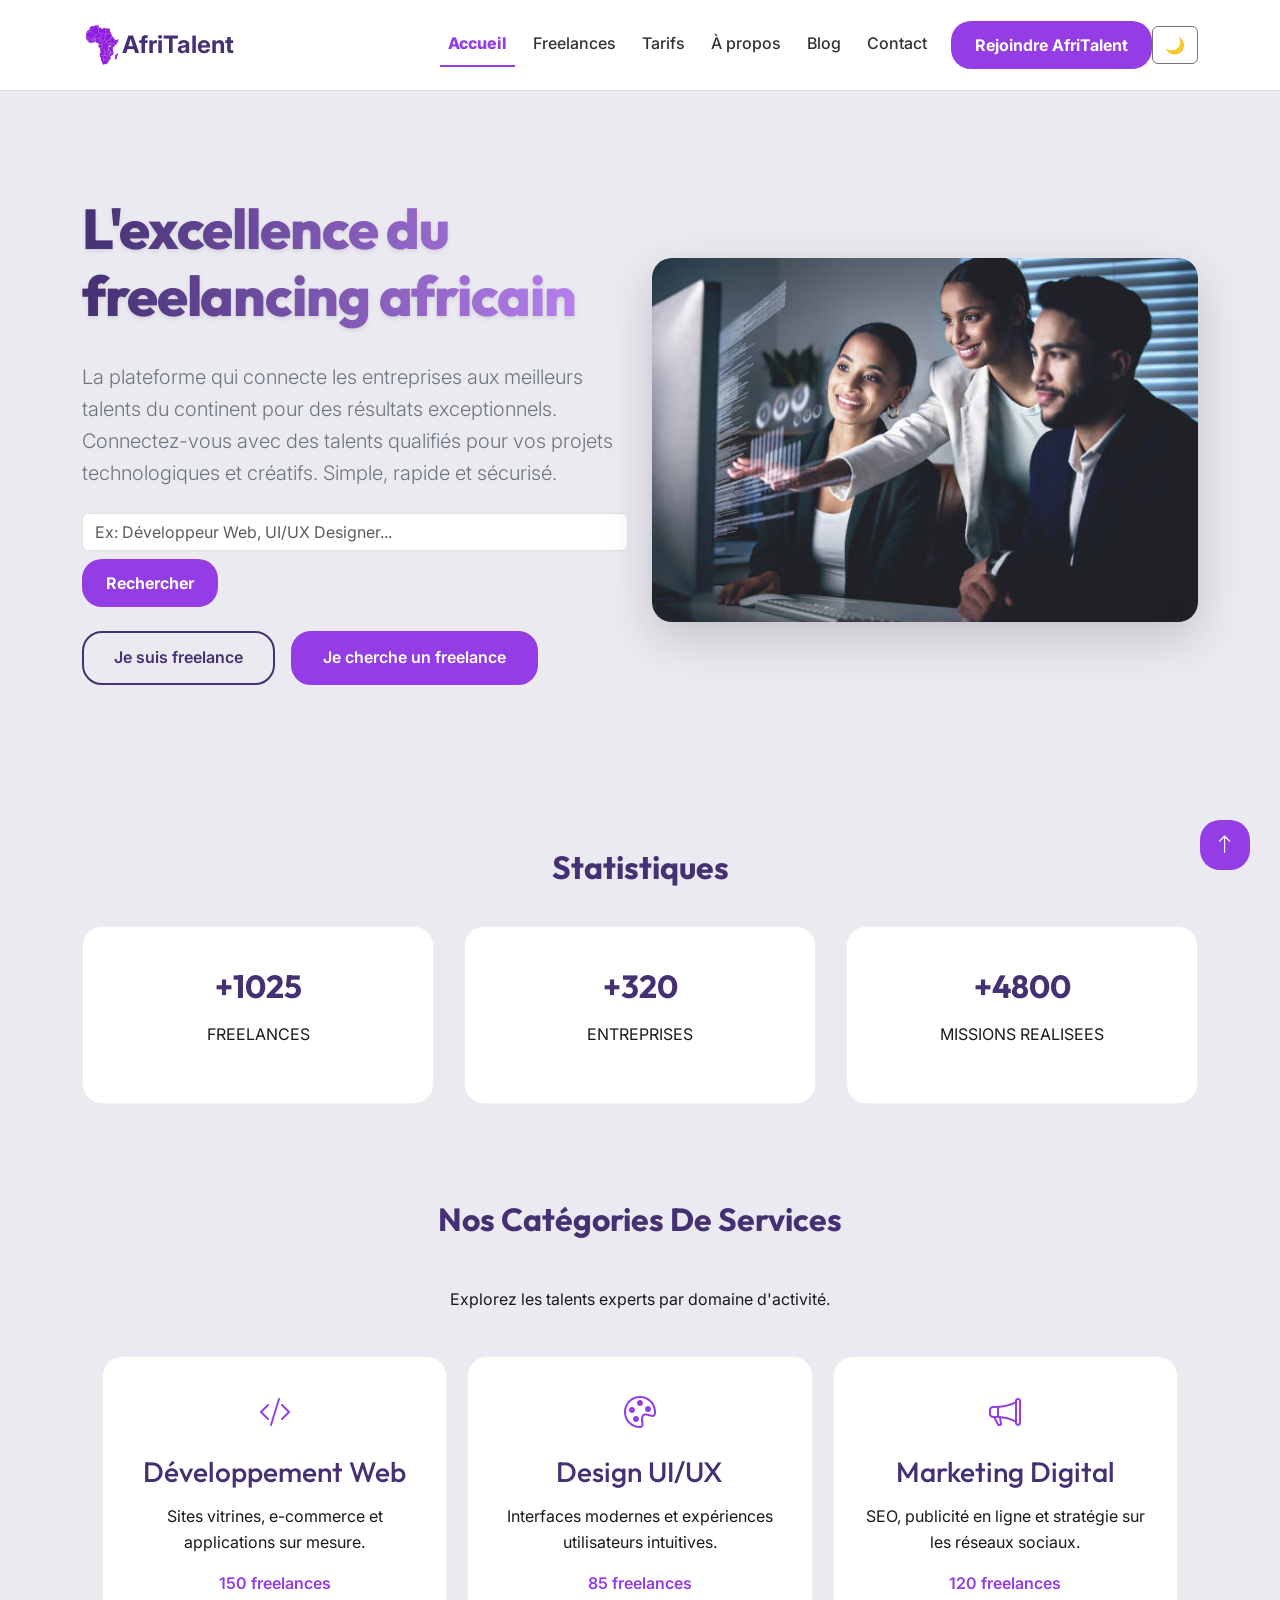
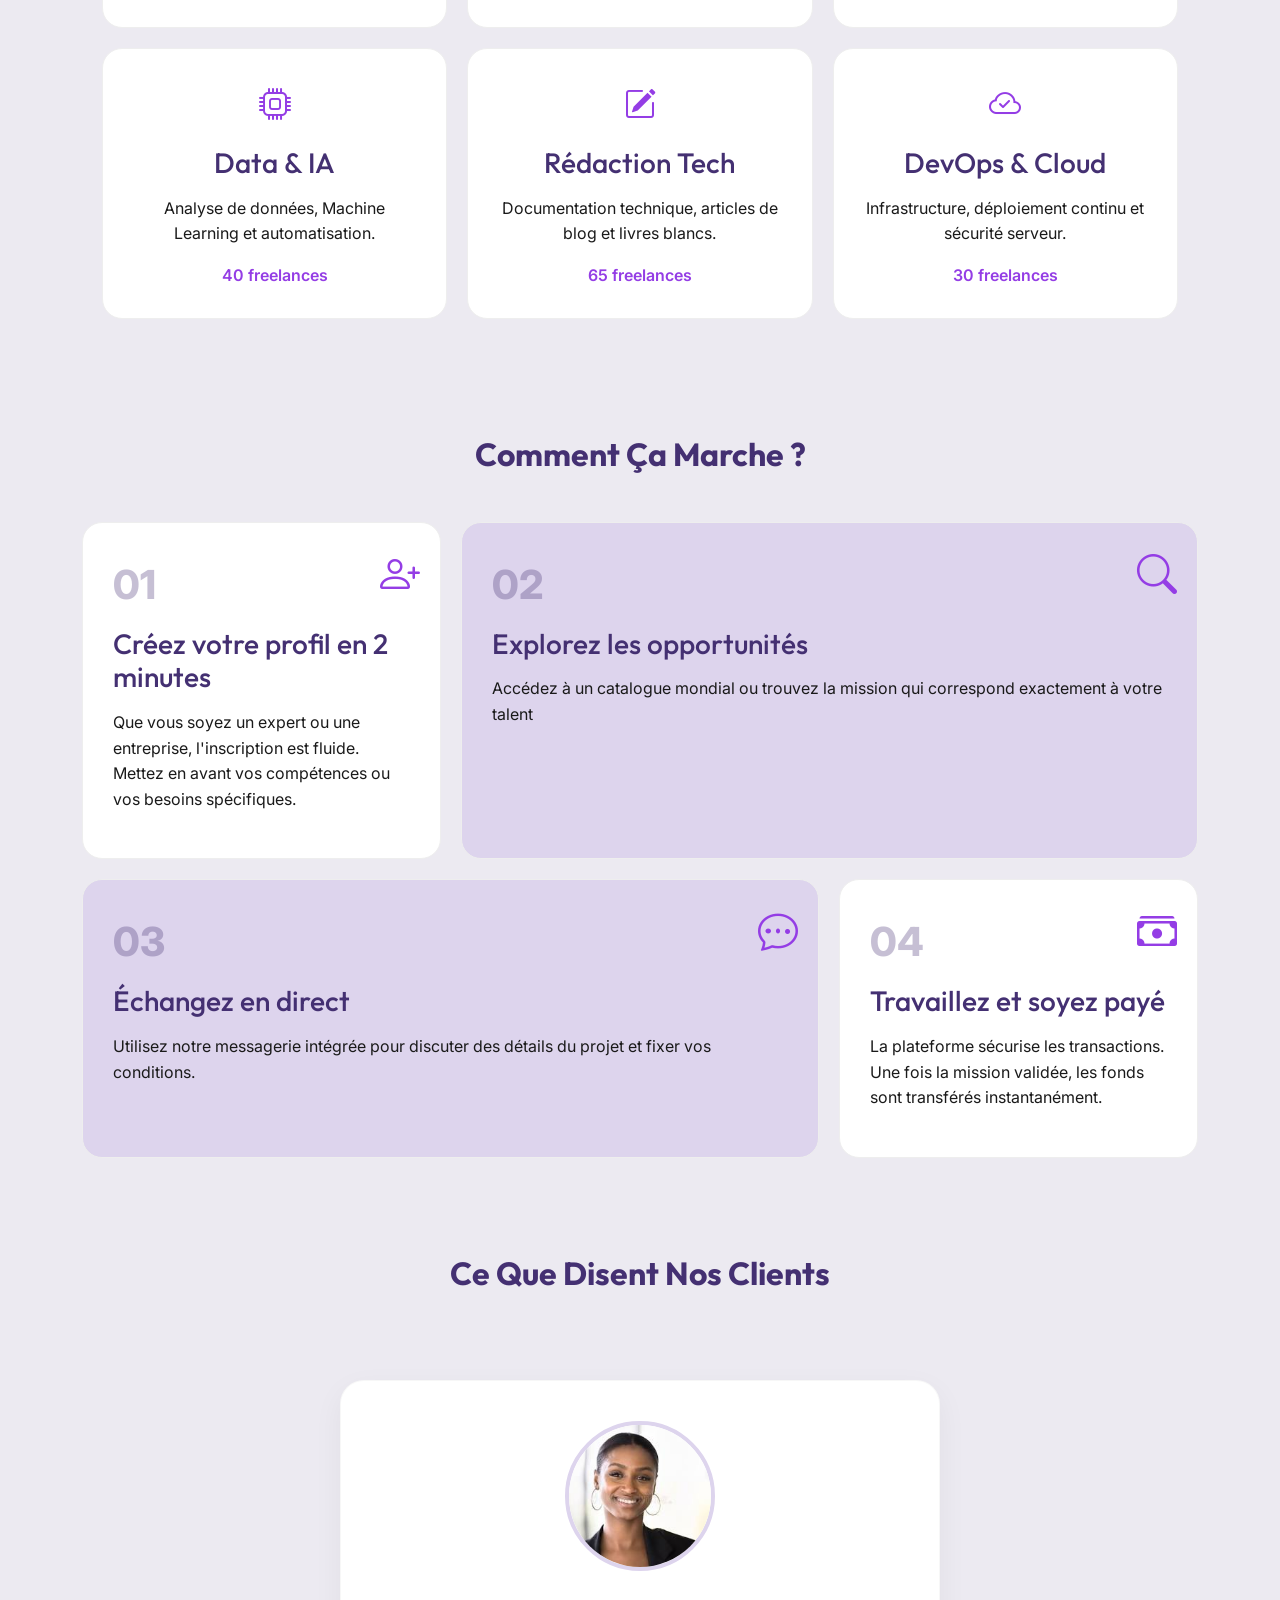
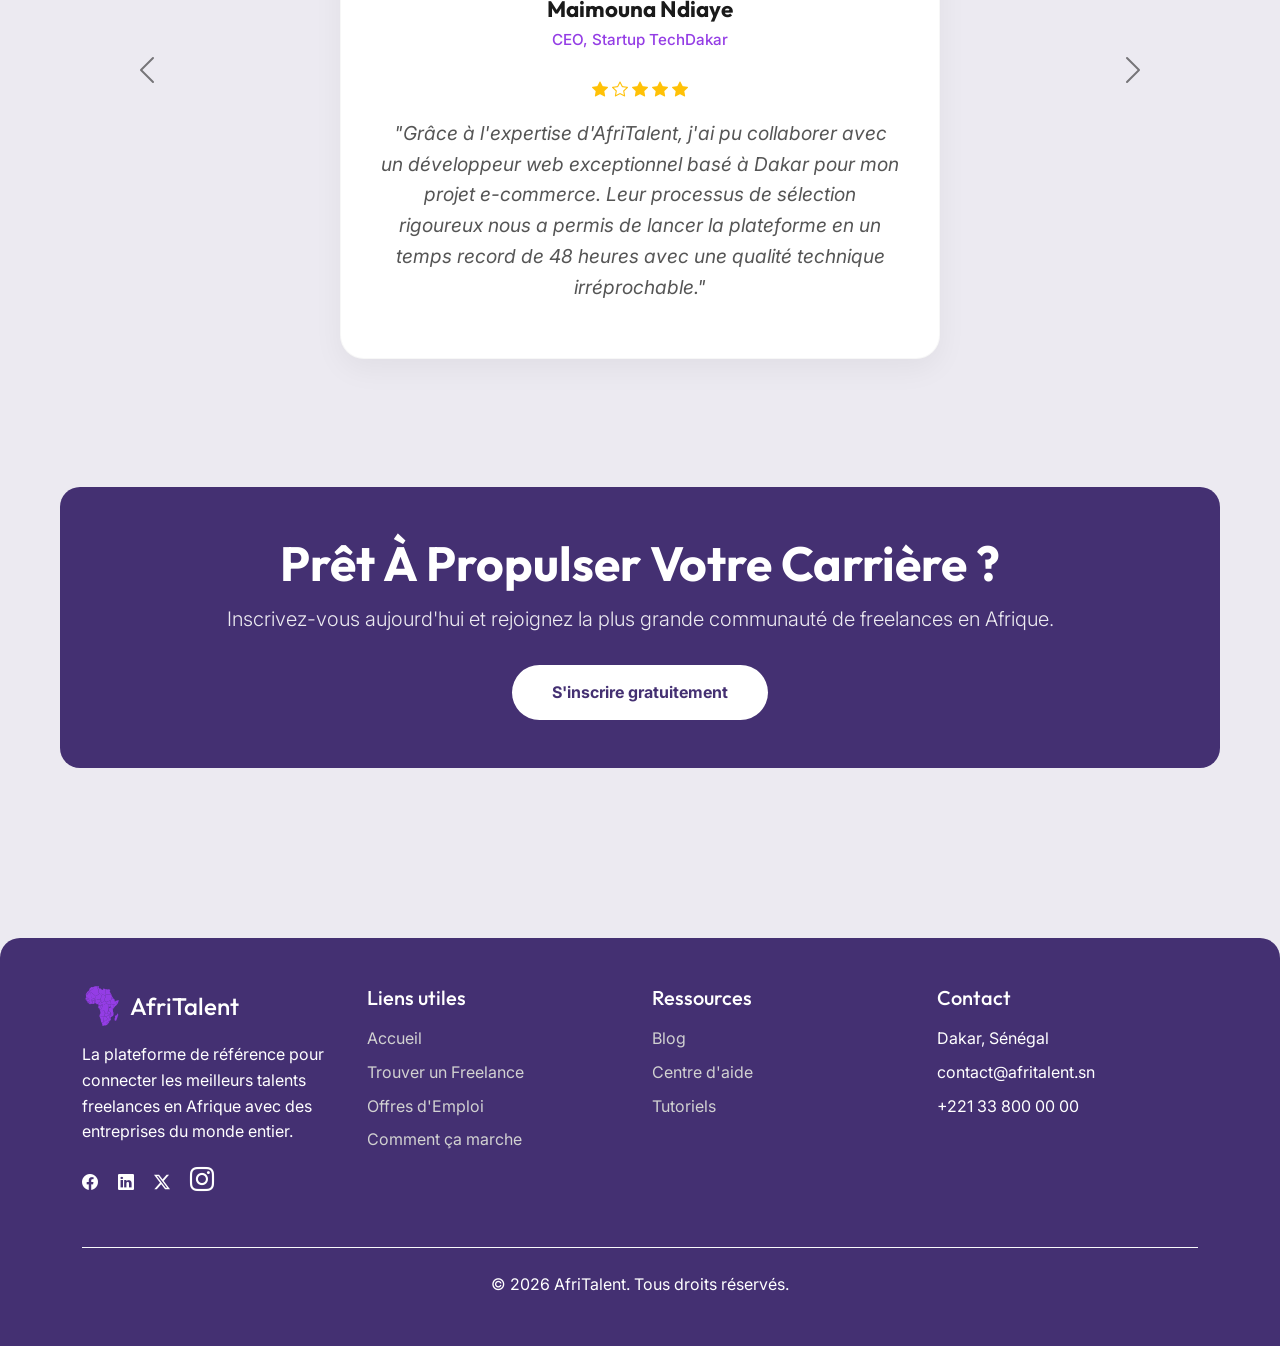
<file: index.html>
<!DOCTYPE html>
<html lang="fr">
<head>
    <meta charset="UTF-8">
    <meta name="viewport" content="width=device-width, initial-scale=1.0">
    <title>AfriTalent - Accueil</title>
    <!-- Intégration de Bootstrap 5 et Bootstrap Icons pour le design responsive et les icônes -->
    <link href="https://cdn.jsdelivr.net/npm/bootstrap@5.3.0/dist/css/bootstrap.min.css" rel="stylesheet">
    <link rel="stylesheet" href="https://cdn.jsdelivr.net/npm/bootstrap-icons@1.11.1/font/bootstrap-icons.css">
    <!-- Polices Google Fonts pour une identité visuelle moderne -->
    <link href="https://fonts.googleapis.com/css2?family=Inter:wght@400;600&family=Outfit:wght@700&display=swap" rel="stylesheet">
    <link rel="stylesheet" href="css/style.css">
</head>
<body>
            <!-- NAVBAR : Fixéae en haut pour une navigation permanente -->
    <header>
        <nav class="navbar navbar-expand-lg  fixed-top">
           <div class="container">
            <!-- Logo et nom de la marque -->
           <a class="navbar-brand d-flex align-items-center" href="index.html">
                <img src="images/africa.png" alt="AfriTalent Logo" class="brand-logo-img">
                <span>AfriTalent</span>
            </a>
            <!-- Toggle du mode sombre et menu burger pour mobile -->
                        <div class="d-flex align-items-center order-lg-2">
                <button id="theme-toggle" class="btn btn-outline-secondary">🌙</button>
            </div>
            <button class="navbar-toggler" type="button" data-bs-toggle="collapse" data-bs-target="#mainNavbar">
                <span class="navbar-toggler-icon"></span>
            </button>
                    <!-- Liens de navigation -->
                <div class="collapse navbar-collapse" id="mainNavbar">
                    <ul class="navbar-nav ms-auto mb-2 mb-lg-0">
                        <li class="nav-item"><a class="nav-link active" href="index.html">Accueil</a></li>
                        <li class="nav-item"><a class="nav-link" href="freelances.html">Freelances</a></li>
                        <li class="nav-item"><a class="nav-link" href="tarifs.html">Tarifs</a></li>
                        <li class="nav-item"><a class="nav-link" href="about.html">À propos</a></li>
                        <li class="nav-item"><a class="nav-link" href="index.html#testimonials">Blog</a></li>
                        <li class="nav-item"><a class="nav-link" href="contact.html">Contact</a></li>
                    </ul>
                    <a href="contact.html" class="btn btn-primary ms-lg-3 fw-bold">Rejoindre AfriTalent</a>
                </div>
            </div>
        </nav>
    </header>
    
            <!-- SECTION HERO : Accroche principale avec une mise en page bi-colonne  -->
    <main>
   <section id="hero" class="d-flex align-items-center py-5">
    <div class="container">
        <div class="row align-items-center">
            <div class="col-lg-6">
                <h1 class="display-2 fw-bold text-gradient text-animate-right ">L'excellence du freelancing africain</h1>
                <p class="lead my-4 text-secondary">La plateforme qui connecte les entreprises aux meilleurs talents du continent pour des résultats exceptionnels. Connectez-vous avec des talents qualifiés pour vos projets technologiques et créatifs. Simple, rapide et sécurisé.</p>
                <!-- Barre de recherche rapide -->
                <div class="mb-4">
                    <input type="text" class="form-control mb-2" placeholder="Ex: Développeur Web, UI/UX Designer...">
                   <button class="btn btn-primary rounded-pill px-4 py-1 fw-bold">Rechercher</button>
                </div>

                <div class="d-flex gap-3">
                    <a href="freelances.html" class="btn-afri btn-afri-outline">Je suis freelance</a>
                    <a href="freelances.html" class="btn-afri btn-afri-primary">Je cherche un freelance</a>
                </div>
            </div>
            <!-- Image visuelle avec effet d'ombre et bordures arrondies -->
            <div class="col-lg-6 ms-auto">
                <img src="images/image2.jpg" alt="Image de bienvenue AfriTalent" class="img-fluid rounded-4 shadow-lg tilt-image">
            </div>
        </div>
    </div>
</section>
                <!-- SECTION STATISTIQUES : Mise en avant de la croissance de la plateforme avec compteurs JS -->
    <section id="stats" class="py-5">
    <div class="container">
         <h2 class="text-center mb-4">Statistiques</h2>

        <div class="stats-grid">
            <div class="stat-card">
                <h2>+<span class="counter" data-target="2500">0</span></h2>
                <p>FREELANCES</p>
            </div>
            <div class="stat-card">
                <h2>+<span class="counter" data-target="800">0</span></h2>
                <p>ENTREPRISES</p>
            </div>
            <div class="stat-card">
                <h2 >+<span class="counter" data-target="12000">0</span></h2>
                <p>MISSIONS REALISEES</p>
            </div>
        </div>
    </div>
</section>
            <!-- SECTION CATEGORIES : Utilisation d'une "Bento Grid" pour une navigation moderne par domaine -->
            <section id="services" class="py-5 fade-in">
    <div class="container text-center">
        <h2 class="text-center mb-5">Nos catégories de services</h2>
        <!-- Chaque carte représente un domaine d'expertise spécifique -->
        <p class="text-center mb-4">Explorez les talents experts par domaine d'activité.</p>
            <div class="bento-grid">
            <div class="bento-card">
                <i class="bi bi-code-slash fs-2 mb-3"></i>
                <h3>Développement Web</h3>
                <p>Sites vitrines, e-commerce et applications sur mesure.</p>
                <span class="freelance-count">150 freelances</span>
            </div>

            <div class="bento-card">
                <i class="bi bi-palette fs-2 mb-3"></i>
                <h3>Design UI/UX</h3>
                <p>Interfaces modernes et expériences utilisateurs intuitives.</p>
                <span class="freelance-count">85 freelances</span>
            </div>

            <div class="bento-card">
                <i class="bi bi-megaphone fs-2 mb-3"></i>
                <h3>Marketing Digital</h3>
                <p>SEO, publicité en ligne et stratégie sur les réseaux sociaux.</p>
                <span class="freelance-count">120 freelances</span>
            </div>

            <div class="bento-card">
                <i class="bi bi-cpu fs-2 mb-3"></i>
                <h3>Data & IA</h3>
                <p>Analyse de données, Machine Learning et automatisation.</p>
                <span class="freelance-count">40 freelances</span>
            </div>
   
            <div class="bento-card">
                <i class="bi bi-pencil-square fs-2 mb-3"></i>
                <h3>Rédaction Tech</h3>
                <p>Documentation technique, articles de blog et livres blancs.</p>
                <span class="freelance-count">65 freelances</span>
            </div>

            <div class="bento-card">
                <i class="bi bi-cloud-check fs-2 mb-3"></i>
                <h3>DevOps & Cloud</h3>
                <p>Infrastructure, déploiement continu et sécurité serveur.</p>
                <span class="freelance-count">30 freelances</span>
            </div>
        </div>
        </div>
</section>
            <!--Comment ça marche--><!-- SECTION PROCESSUS : Guide utilisateur pas-à-pas -->
    <section id="how-it-works" class="py-5 fade-in">
    <div class="container">
        <h2 class="text-center mb-5">Comment ça marche ?</h2>
        
        <div class="bento-grid-steps">
            <div class="step-card">
                <i class="bi bi-person-plus fs-1"></i>
                <div class="step-number">01</div>
                <h3>Créez votre profil en 2 minutes</h3>
                <p>Que vous soyez un expert ou une entreprise, l'inscription est fluide. Mettez en avant vos compétences ou vos besoins spécifiques.</p>
            </div>
            
            <div class="step-card step-large">
                <i class="bi bi-search fs-1"></i>
                <div class="step-number">02</div>
                <h3>Explorez les opportunités</h3>
                <p>Accédez à un catalogue mondial ou trouvez la mission qui correspond exactement à votre talent</p>
            </div>
            
            <div class="step-card step-large">
                <i class="bi bi-chat-dots fs-1"></i>
                <div class="step-number">03</div>
                <h3>Échangez en direct</h3>
                <p>Utilisez notre messagerie intégrée pour discuter des détails du projet et fixer vos conditions.</p>
            </div>
            
            <div class="step-card">
                <i class="bi bi-cash-stack fs-1"></i>
                <div class="step-number">04</div>
                <h3>Travaillez et soyez payé</h3>
                <p>La plateforme sécurise les transactions. Une fois la mission validée, les fonds sont transférés instantanément.</p>
            </div>
        </div>
    </div>
</section>
               <!-- SECTION TEMOIGNAGES : Carrousel Bootstrap pour renforcer la preuve sociale -->
   <section id="testimonials" class="py-5">
    <h2 class="text-center mb-5">Ce que disent nos clients</h2>
    
    <div id="testimonialCarousel" class="carousel slide" data-bs-ride="carousel" data-bs-interval="5000">
        <div class="carousel-inner">
            
            <div class="carousel-item active">
                <div class="testimonial-card">
                    <img src="images/MaimounaNdiaye.jpg" alt="Maimouna Ndiaye">
                    <h3>Maimouna Ndiaye</h3>
                    <p class="role">CEO, Startup TechDakar</p>
                    <div class="stars"><i class="bi bi-star-fill text-warning"></i>
                        <i class="bi bi-star text-warning"></i>
                        <i class="bi bi-star-fill text-warning"></i>
                        <i class="bi bi-star-fill text-warning"></i>
                        <i class="bi bi-star-fill text-warning"></i>
                    </div>
                    
                    <p class="quote">"Grâce à l'expertise d'AfriTalent, j'ai pu collaborer avec un développeur web exceptionnel basé à Dakar pour mon projet e-commerce. Leur processus de sélection rigoureux nous a permis de lancer la plateforme en un temps record de 48 heures avec une qualité technique irréprochable."</p>
                </div>
            </div>

            <div class="carousel-item">
                <div class="testimonial-card">
                    <img src="images/MalickFall.jpg" alt="Malick Fall">
                    <h3>Malick Fall</h3>
                    <p class="role">Responsable RH, Innov'Africa</p>
                    <div class="stars"><i class="bi bi-star-fill text-warning"></i><i class="bi bi-star-fill text-warning"></i><i class="bi bi-star-fill text-warning"></i><i class="bi bi-star-fill text-warning"></i><i class="bi bi-star-fill text-warning"></i></div>
                    <p class="quote">"AfriTalent a véritablement révolutionné notre manière de recruter des experts digitaux. Accéder à un vivier de talents africains est un atout stratégiquemajeur pour soutenir la croissance rapide de notre agence"</p>
                </div>
            </div>

            <div class="carousel-item">
                <div class="testimonial-card">
                    <img src="images/AwaSow.jpg" alt="Awa Sow">
                    <h3>Awa Sow</h3>
                    <p class="role">Freelance UI/UX Designer</p>
                    <div class="stars">
                        <i class="bi bi-star-fill text-warning"></i>
                        <i class="bi bi-star-fill text-warning"></i>
                        <i class="bi bi-star-fill text-warning"></i>
                        <i class="bi bi-star-fill text-warning"></i>
                        <i class="bi bi-star-fill text-warning"></i>
                    </div>
                    <p class="quote">"En tant que designer partenaire, je constate chaque jour comment cette plateforme valorise les compétences locales sénégalaises. C'est un pont indispensable qui connecte les freelances créatifs avec des entreprises exigeantes qui recherchent avant tout l'innovation et le sérieux."</p>
                </div>
            </div>

            <div class="carousel-item">
                <div class="testimonial-card">
                    <img src="images/MoustaphaDiop.jpg" alt="Moustapha Diop">
                    <h3>Moustapha Diop</h3>
                    <p class="role">Directeur Technique, FinancePlus</p>
                    <div class="stars">
                        <i class="bi bi-star-fill text-warning"></i>
                        <i class="bi bi-star-fill text-warning"></i>
                        <i class="bi bi-star-fill text-warning"></i>
                        <i class="bi bi-star-fill text-warning"></i>
                        <i class="bi bi-star-fill text-warning"></i>
                    </div>
                    <p class="quote">"La fluidité de la mise en relation et le suivi de projet sont tout simplement impressionnants.J'ai pu recruter et intégrer une équipe complète de Data Scientists pour une mission critique en moins d'une semaine, tout en bénéficiant d'un système de paiement sécurisé"</p>
                </div>
            </div>

            <div class="carousel-item">
                <div class="testimonial-card">
                    <img src="images/AmadouDiallo.jpg" alt="Amadou Diallo">
                    <h3>Amadou Diallo</h3>
                    <p class="role">Chef de Projet, BuildAfrica</p>
                    <div class="stars">
                        <i class="bi bi-star-fill text-warning"></i>
                        <i class="bi bi-star-fill text-warning"></i>
                        <i class="bi bi-star-fill text-warning"></i>
                        <i class="bi bi-star-fill text-warning"></i>
                        <i class="bi bi-star text-warning"></i>
                    </div>
                    
                    <p class="quote">"La qualité des profils présents sur AfriTalent a dépassé toutes nos attentes initiales.Nous avons pu constituer une équipe technique multidisciplinaire performante en un temps record, ce qui nous a permis de respecter nos délais de livraison très serrés pour nos clients."</p>
                </div>
            </div>
 
            <div class="carousel-item">
                <div class="testimonial-card">
                    <img src="images/KhadydjaSy.jpg" alt="Khadija Sy">
                    <h3>Khadija Sy</h3>
                    <p class="role">Responsable Digitale, Agence Vision</p>
                    <div class="stars">
                        <i class="bi bi-star-fill text-warning"></i>
                        <i class="bi bi-star-fill text-warning"></i>
                        <i class="bi bi-star-fill text-warning"></i>
                        <i class="bi bi-star-fill text-warning"></i>
                        <i class="bi bi-star-fill text-warning"></i>
                    </div>
                    
                    <p class="quote">"Le professionnalisme et la réactivité des freelances que nous avons trouvés ici sont exemplaires.Qu'il s'agisse de rédaction SEO ou de marketing digital, les résultats ont été visibles dès le premier mois sur notre trafic web et notre visibilité globale sur les réseaux sociaux."</p>
                </div>
            </div>

        </div>
        
        <button class="carousel-control-prev" type="button" data-bs-target="#testimonialCarousel" data-bs-slide="prev">
            <span class="carousel-control-prev-icon" aria-hidden="true"></span>
        </button>
        <button class="carousel-control-next" type="button" data-bs-target="#testimonialCarousel" data-bs-slide="next">
            <span class="carousel-control-next-icon" aria-hidden="true"></span>
        </button>
    </div>
</section>

           <!-- CALL TO ACTION FINAL : Incitation à l'action pour convertir les visiteurs -->
       <section class="py-5 cta-section text-center">
    <div class="container">
        <h2 class="display-5 fw-bold cta-title">Prêt à propulser votre carrière ?</h2>
        <p class="lead mb-4">Inscrivez-vous aujourd'hui et rejoignez la plus grande communauté de freelances en Afrique.</p>
        <a href="#" class="btn-custom">S'inscrire gratuitement</a>
    </div>
</section>

</main>
           <!-- FOOTER : Liens de navigation, réseaux sociaux et mentions légales -->
    <footer class="footer-section py-5">
    <div class="container">
        <div class="row">
            <div class="col-md-3 mb-4">
                <div class="footer-brand-header d-flex align-items-center mb-3">
                    <div class="brand-logo-img me-2"></div>
                    <h4 class="mb-0 text-white">AfriTalent</h4>
                </div>
                <p>La plateforme de référence pour connecter les meilleurs talents freelances en Afrique avec des entreprises du monde entier.</p>
                <div class="social-icons mt-3">
                    <a href="https://www.facebook.com" target="_blank" rel="noopener noreferrer" class="text-white me-3"><i class="bi bi-facebook"></i></a>
                    <a href="https://www.linkedin.com" target="_blank" rel="noopener noreferrer" class="text-white me-3"><i class="bi bi-linkedin"></i></a>
                    <a href="https://twitter.com" target="_blank" rel="noopener noreferrer" class="text-white me-3"><i class="bi bi-twitter-x"></i></a>
                    <a href="https://www.instagram.com" target="_blank" rel="noopener noreferrer" class="text-white me-3"><i class="bi bi-instagram social-icon-size"></i></a>
                </div>
            </div>

            <div class="col-md-3 mb-4">
                <h5 class="mb-3">Liens utiles</h5>
                <ul class="list-unstyled">
                    <li><a href="index.html">Accueil</a></li>
                    <li><a href="freelances.html">Trouver un Freelance</a></li>
                    <li><a href="freelances.html">Offres d'Emploi</a></li>
                    <li><a href="index.html#how-it-works">Comment ça marche</a></li>
                </ul>
            </div>

            <div class="col-md-3 mb-4">
                <h5 class="mb-3">Ressources</h5>
                <ul class="list-unstyled">
                    <li><a href="index.html#testimonials">Blog</a></li>
                    <li><a href="tarifs.html#faq-section">Centre d'aide</a></li>
                    <li><a href="about.html#">Tutoriels</a></li>
                </ul>
            </div>

            <div class="col-md-3 mb-4">
                <h5 class="mb-3">Contact</h5>
                <ul class="list-unstyled">
                    <li>Dakar, Sénégal</li>
                    <li>contact@afritalent.sn</li>
                    <li>+221 33 800 00 00</li>
                </ul>
            </div>
        </div>

        <div class="text-center pt-4 mt-4 border-top border-light">
            <p class="mb-0">&copy; <span id="current-year"></span> AfriTalent. Tous droits réservés.</p>
        </div>
    </div>
    <a href="#" id="back-to-top" class="btn btn-primary" title="Retour en haut">
    <i class="bi bi-arrow-up"></i>
</a>
</footer>

<!-- Scripts pour l'interactivité et les animations -->
    <script src="https://cdn.jsdelivr.net/npm/bootstrap@5.3.0/dist/js/bootstrap.bundle.min.js"></script> 
    <script src="js/main.js"></script>  
    
</body>
</html>
</file>
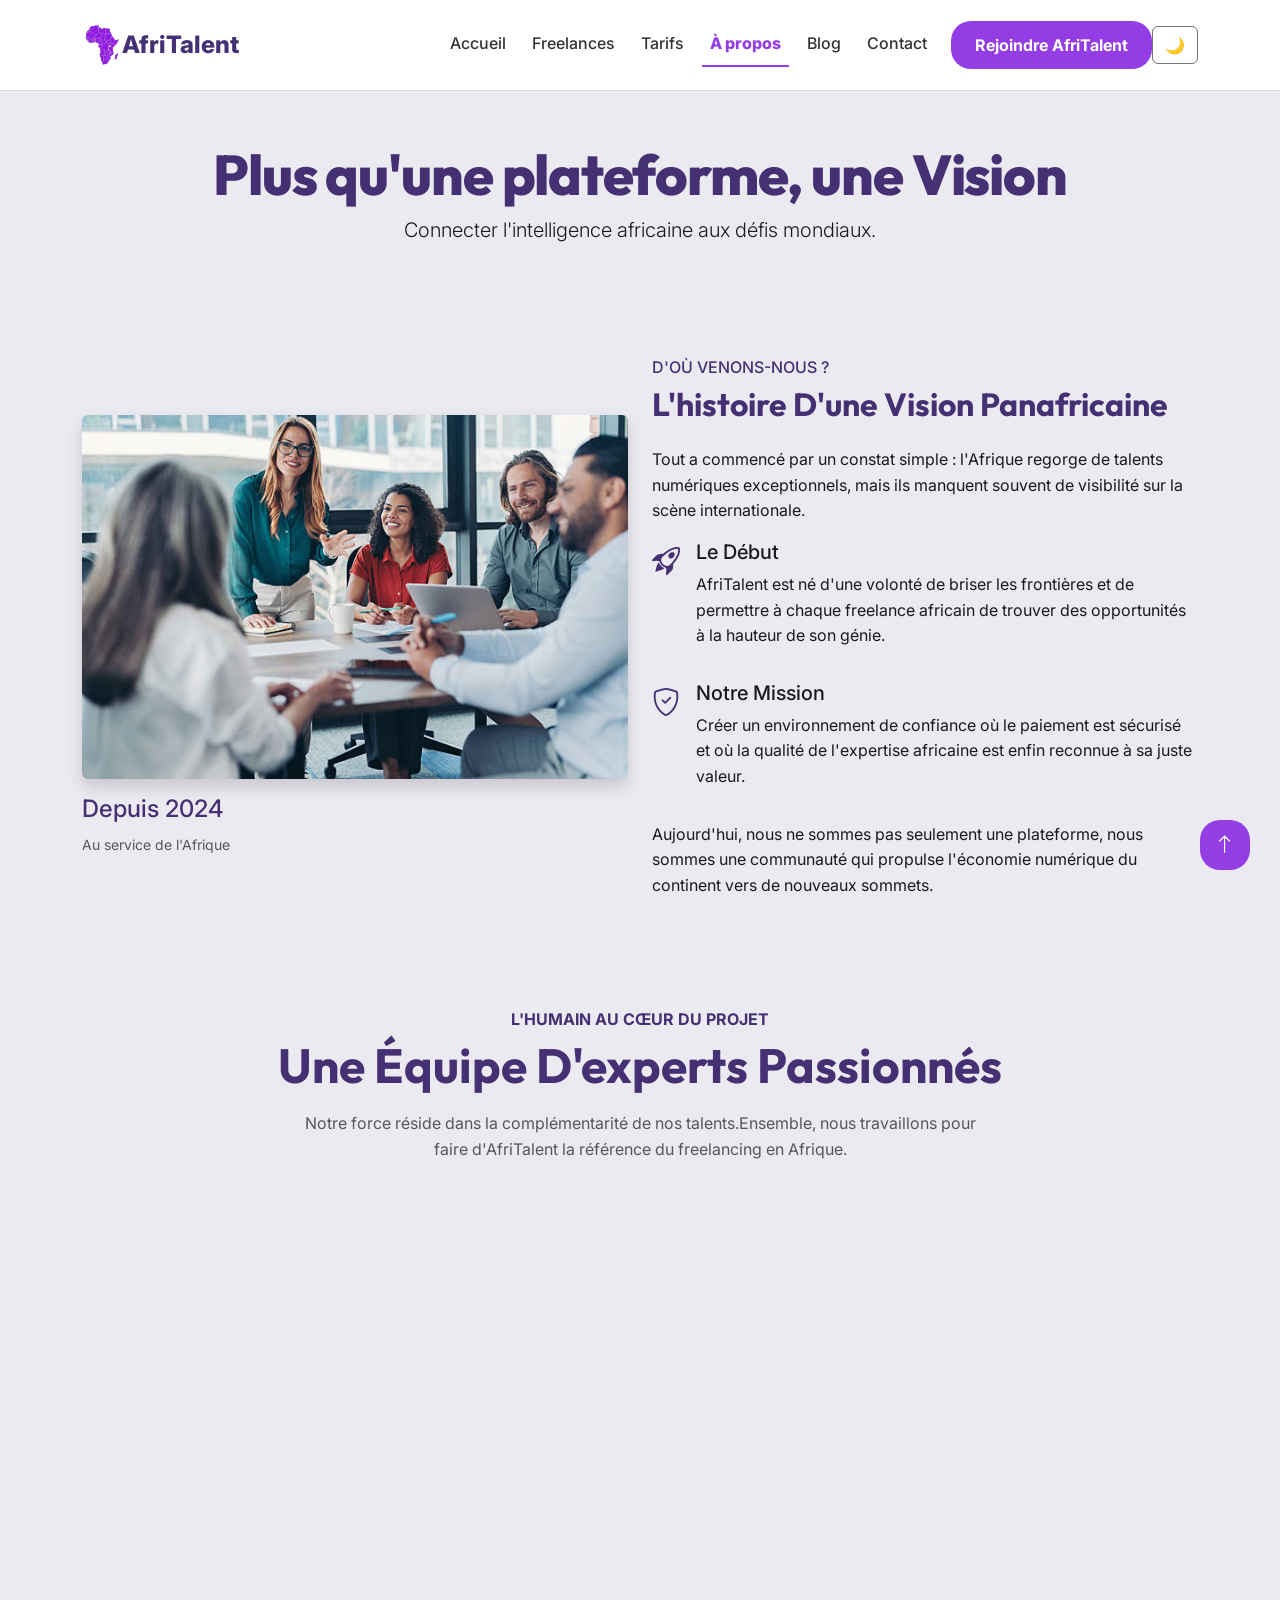
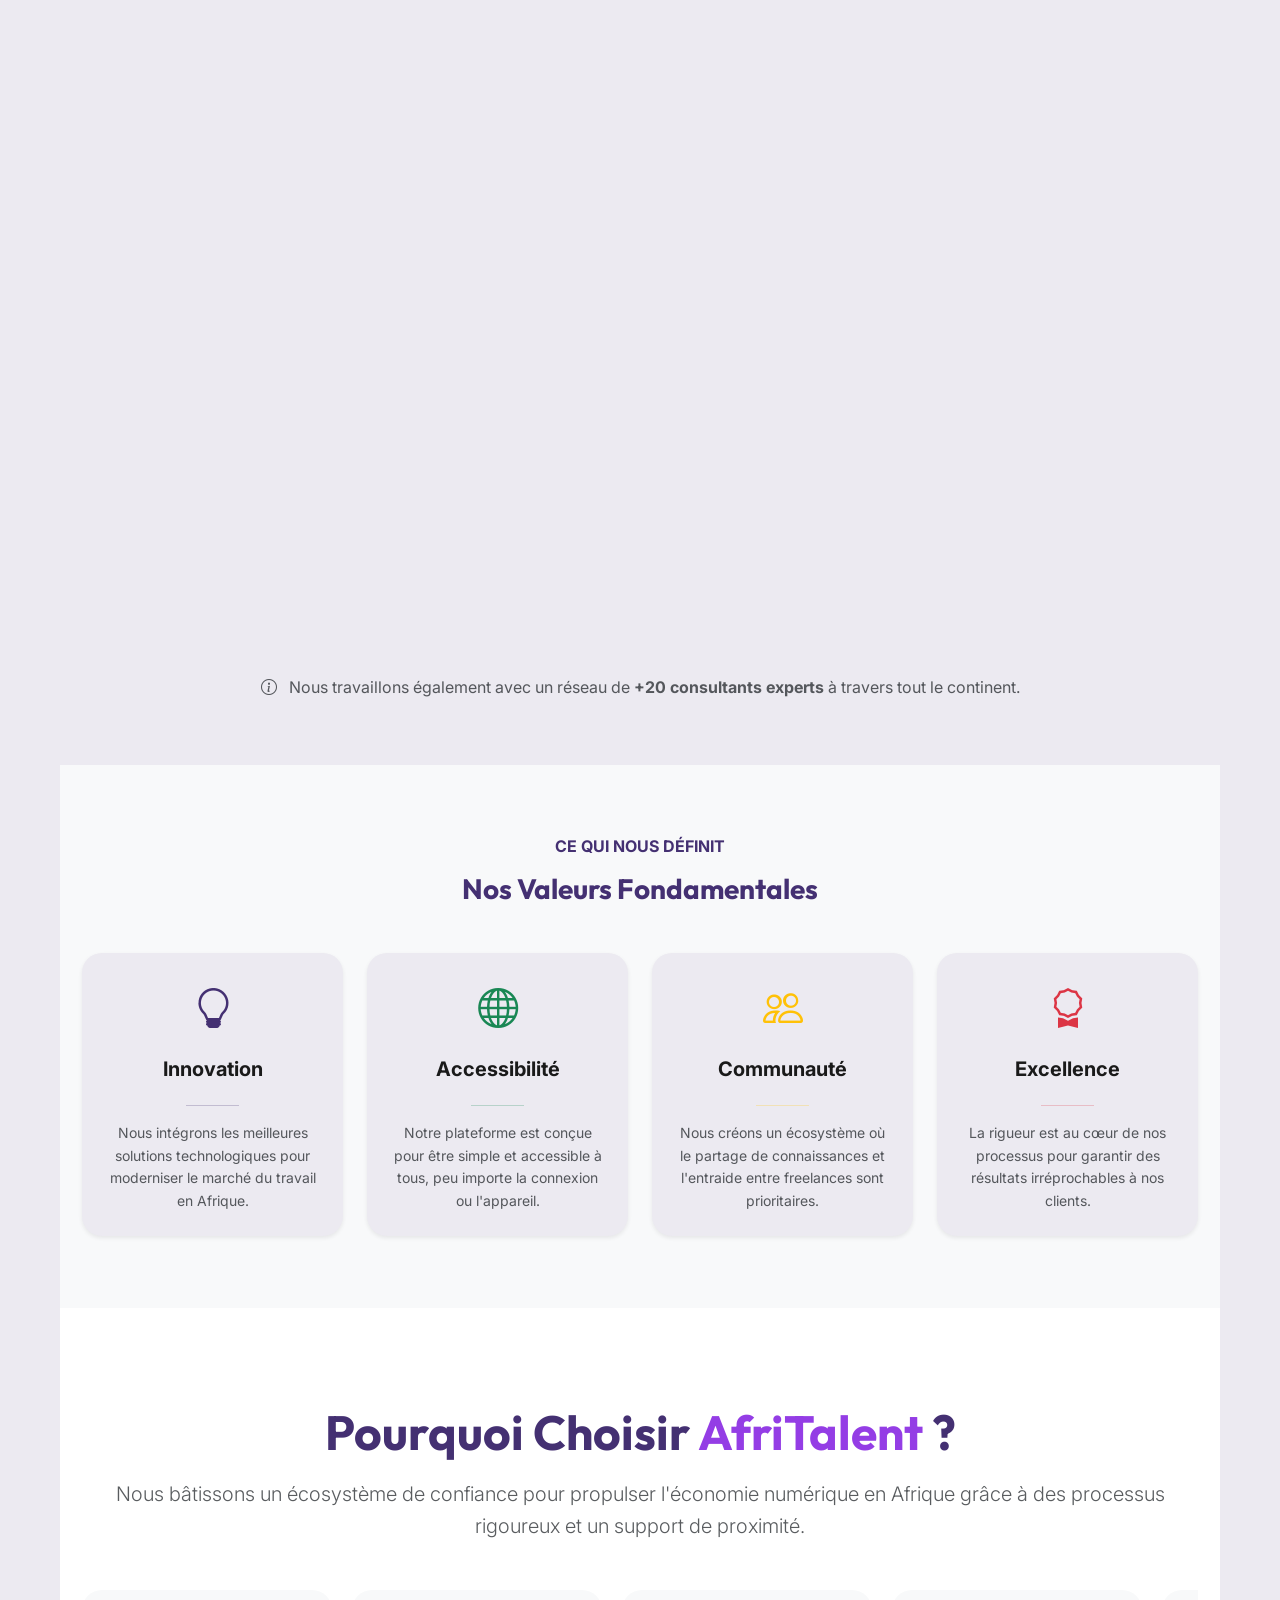
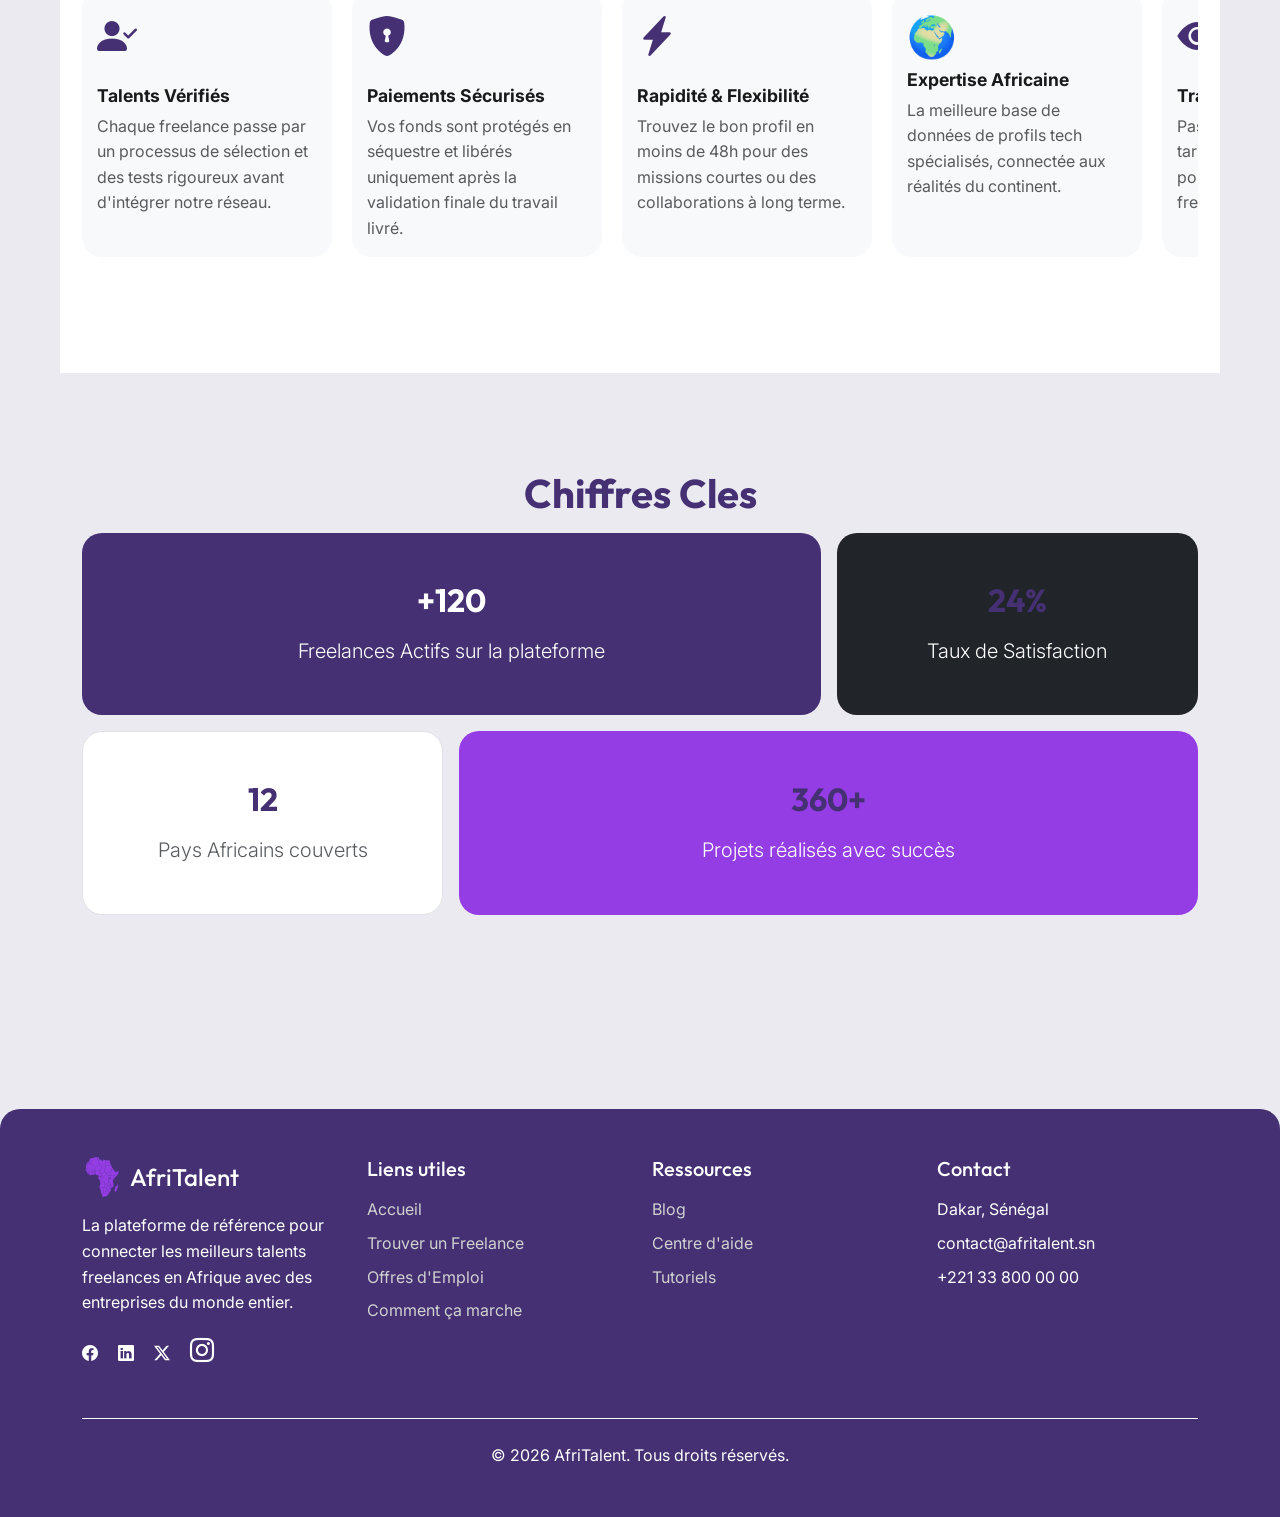
<file: about.html>
<!DOCTYPE html>
<html lang="fr">
<head>
    <meta charset="UTF-8">
    <meta name="viewport" content="width=device-width, initial-scale=1.0">
    <title>AfriTalent - À propos</title>
    <link rel="stylesheet" href="https://cdn.jsdelivr.net/npm/bootstrap@5.3.0/dist/css/bootstrap.min.css">
    <link rel="stylesheet" href="https://cdn.jsdelivr.net/npm/bootstrap-icons@1.11.1/font/bootstrap-icons.css">
    <link href="https://fonts.googleapis.com/css2?family=Inter:wght@400;600&family=Outfit:wght@700&display=swap" rel="stylesheet">
    <link rel="stylesheet" href="css/style.css">
</head>
<body>

    <header>
        <nav class="navbar navbar-expand-lg fixed-top">
            <div class="container">
                 <a class="navbar-brand d-flex align-items-center" href="index.html">
                <img src="images/africa.png" alt="AfriTalent Logo" class="brand-logo-img">
                <span style="font-weight: 800;">AfriTalent</span>
            </a>
            <div class="d-flex align-items-center order-lg-2">
                <button id="theme-toggle" class="btn btn-outline-secondary">🌙</button>
            </div>
                <button class="navbar-toggler" type="button" data-bs-toggle="collapse" data-bs-target="#mainNavbar">
                    <span class="navbar-toggler-icon"></span>
                </button>

                <div class="collapse navbar-collapse" id="mainNavbar">
                    <ul class="navbar-nav ms-auto mb-2 mb-lg-0">
                        <li class="nav-item"><a class="nav-link" href="index.html">Accueil</a></li>
                        <li class="nav-item"><a class="nav-link" href="freelances.html">Freelances</a></li>
                        <li class="nav-item"><a class="nav-link" href="tarifs.html">Tarifs</a></li>
                        <li class="nav-item"><a class="nav-link active" href="about.html">À propos</a></li>
                        <li class="nav-item"><a class="nav-link" href="index.html#testimonials">Blog</a></li>
                        <li class="nav-item"><a class="nav-link" href="contact.html">Contact</a></li>
                    </ul>
                    
                    <a href="contact.html" class="btn btn-primary ms-lg-3 fw-bold">Rejoindre AfriTalent</a>
                </div>
                
            </div>
        </nav>
    </header>

    <main class="py-5 mt-5">
        <!-- Hero Section -->
        <section class="text-center py-5">
            <div class="container">
                <h1 class="display-2 fw-bold text-animate">Plus qu'une plateforme, une <span class="text-afri">Vision</span></h1>
                <p class="lead">Connecter l'intelligence africaine aux défis mondiaux.</p>
            </div>
        </section>

        <!-- Histoire Section -->
        <section class="container py-5">
            <div class="row align-items-center">
                <div class="col-md-6">
                    <img src="images/image9.jpg" alt="Réunion d'équipe" class="img-fluid rounded shadow">
                    <div class="mt-3">
                        <h4 class="text-afri">Depuis 2024</h4>
                        <small class="text-muted">Au service de l'Afrique</small>
                    </div>
                </div>
                <div class="col-md-6">
                    <h6 class="text-uppercase text-afri">D'où venons-nous ?</h6>
                    <h2 class="mb-4">L'histoire d'une vision panafricaine</h2>
                    <p>Tout a commencé par un constat simple : l'Afrique regorge de talents numériques exceptionnels, mais ils manquent souvent de visibilité sur la scène internationale.</p>
                    
                    <div class="d-flex mb-3">
                        <i class="bi bi-rocket-takeoff fs-3 text-afri me-3"></i>
                        <div>
                            <h5>Le Début</h5>
                            <p>AfriTalent est né d'une volonté de briser les frontières et de permettre à chaque freelance africain de trouver des opportunités à la hauteur de son génie.</p>
                        </div>
                    </div>

                    <div class="d-flex mb-3">
                        <i class="bi bi-shield-check fs-3 text-afri me-3"></i>
                        <div>
                            <h5>Notre Mission</h5>
                            <p>Créer un environnement de confiance où le paiement est sécurisé et où la qualité de l'expertise africaine est enfin reconnue à sa juste valeur.</p>
                        </div>
                        </div>
                        <p>
                    Aujourd'hui, nous ne sommes pas seulement une plateforme, nous sommes une communauté qui propulse l'économie numérique du continent vers de nouveaux sommets.
                </p>
                </div>
            </div>
        </section>

        

<!-- Équipe Section -->
<section class="py-5 fade-in">
    <div class="container">
        <div class="text-center mb-5 ">
            <h6 class="text-afri text-uppercase fw-bold">L'Humain au cœur du projet</h6>
            <h2 class="display-5 fw-bold">Une équipe d'experts passionnés</h2>
            <p class="text-muted mx-auto" style="max-width: 700px;">Notre force réside dans la complémentarité de nos talents.Ensemble, nous travaillons pour faire d'AfriTalent la référence du freelancing en Afrique.</p>
        </div>

        <div class="row g-4">
            <div class="col-md-4 hidden">
                <div class="card h-100 p-4 border-0 shadow-sm text-center">
                    <!-- Image avec coins arrondis (rounded) au lieu de cercle -->
                    <img src="images/BorisNdiaye.jpg" alt="Boris Ndiaye" class="rounded mb-3 img-fluid" style="height: 250px; width: 100%; object-fit: cover;">
                    <h5>Boris Ndiaye</h5>
                    <p class="text-afri fw-bold mb-1">Fondateur & CEO</p>
                    <p class="small">Visionnaire et stratège, Boris pilote le développement d'AfriTalent avec une ambition panafricaine.</p>
                    <div class="mt-auto">
                        <a href="#" class="text-decoration-none text-dark me-2"><i class="bi bi-linkedin"></i></a>
                        <a href="#" class="text-decoration-none text-dark"><i class="bi bi-twitter-x"></i></a>
                    </div>
                </div>
            </div>

            <!-- Awa Diop -->
            <div class="col-md-4 hidden">
                <div class="card h-100 p-4 border-0 shadow-sm text-center">
                    <img src="images/AwaDiop.jpg" alt="Awa Diop" class="rounded mb-3 img-fluid" style="height: 250px; width: 100%; object-fit: cover;">
                    <h5>Awa Diop</h5>
                    <p class="text-afri fw-bold">Lead UX Designer</p>
                    <p class="small">Elle veille à ce que l'expérience utilisateur soit fluide, moderne et accessible à tous.</p>
                    <div class="mt-auto">
                        <a href="#" class="text-decoration-none text-dark me-2"><i class="bi bi-behance"></i></a>
                        <a href="#" class="text-decoration-none text-dark"><i class="bi bi-linkedin"></i></a>
                    </div>
                </div>
            </div>

            <!-- Babacar Sow -->
            <div class="col-md-4 hidden">
                <div class="card h-100 p-4 border-0 shadow-sm text-center">
                    <img src="images/BabacarSow.jpg" alt="Babacar Sow" class="rounded mb-3 img-fluid" style="height: 250px; width: 100%; object-fit: cover;">
                    <h5>Babacar Sow</h5>
                    <p class="text-afri fw-bold">Directeur Technique</p>
                    <p class="small">Expert en architecture Cloud, il garantit la sécurité et la rapidité de la plateforme au quotidien.</p>
                    <div class="mt-auto">
                        <a href="#" class="text-decoration-none text-dark me-2"><i class="bi bi-github"></i></a>
                        <a href="#" class="text-decoration-none text-dark"><i class="bi bi-linkedin"></i></a>
                    </div>
                </div>
            </div>

            <!-- Ibrahima Fall -->
            <div class="col-md-4 hidden">
                <div class="card h-100 p-4 border-0 shadow-sm text-center">
                    <img src="images/IbrahimaFall.jpg" alt="Ibrahima Fall" class="rounded mb-3 img-fluid" style="height: 250px; width: 100%; object-fit: cover;">
                    <h5>Ibrahima Fall</h5>
                    <p class="text-afri fw-bold">Responsable Croissance</p>
                    <p class="small">Spécialiste du marketing digital, il connecte les meilleures entreprises aux meilleurs talents.</p>
                    <div class="mt-auto">
                        <a href="#" class="text-decoration-none text-dark me-2"><i class="bi bi-graph-up"></i></a>
                        <a href="#" class="text-decoration-none text-dark"><i class="bi bi-linkedin"></i></a>
                    </div>
                </div>
            </div>

            <!-- Aminata Touré -->
            <div class="col-md-4 hidden">
                <div class="card h-100 p-4 border-0 shadow-sm text-center">
                    <img src="images/Aminata.jpg" alt="Aminata Touré" class="rounded mb-3 img-fluid" style="height: 250px; width: 100%; object-fit: cover;">
                    <h5>Aminata Touré</h5>
                    <p class="text-afri fw-bold">Happiness Manager</p>
                    <p class="small">Dédiée au succès des utilisateurs, elle accompagne freelances et clients dans chaque étape.</p>
                    <div class="mt-auto">
                        <a href="#" class="text-decoration-none text-dark me-2"><i class="bi bi-chat-dots"></i></a>
                        <a href="#" class="text-decoration-none text-dark"><i class="bi bi-linkedin"></i></a>
                    </div>
                </div>
            </div>

            <!-- Jean Gomis -->
            <div class="col-md-4 hidden">
                <div class="card h-100 p-4 border-0 shadow-sm text-center">
                    <img src="images/JeanGomis.jpg" alt="Jean Gomis" class="rounded mb-3 img-fluid" style="height: 250px; width: 100%; object-fit: cover;">
                    <h5>Jean Gomis</h5>
                    <p class="text-afri fw-bold">Directeur Opérationnel</p>
                    <p class="small">Il supervise la logistique et les partenariats stratégiques pour assurer la pérennité du site.</p>
                    <div class="mt-auto">
                        <a href="#" class="text-decoration-none text-dark me-2"><i class="bi bi-briefcase"></i></a>
                        <a href="#" class="text-decoration-none text-dark"><i class="bi bi-linkedin"></i></a>
                    </div>
                </div>
            </div>
        </div>
    </div>
    <div class="text-center mt-5">
            <p class="text-muted font-italic">
                <i class="bi bi-info-circle me-2"></i>
                Nous travaillons également avec un réseau de <strong>+20 consultants experts</strong> à travers tout le continent.
            </p>
        </div>
</section>
        <!--Nos valeurs-->
        <section class="py-5 fade-in bg-light">
    <div class="container py-4 text-center">
        <h6 class="text-primary fw-bold text-uppercase mb-3">Ce qui nous définit</h6>
        <h3 class="fw-bold mb-5">Nos Valeurs Fondamentales</h3>
        
        <div class="row g-4">
            <div class="col-md-3">
                <div class="card h-100 border-0 shadow-sm p-4 rounded-4">
                    <div class="mb-3 text-primary">
                        <i class="bi bi-lightbulb fs-1"></i>
                    </div>
                    <h5 class="fw-bold">Innovation</h5>
                    <hr class="w-25 mx-auto text-primary">
                    <p class="text-muted small mb-0">
                        Nous intégrons les meilleures solutions technologiques pour moderniser le marché du travail en Afrique.
                    </p>
                </div>
            </div>

            <div class="col-md-3">
                <div class="card h-100 border-0 shadow-sm p-4 rounded-4">
                    <div class="mb-3 text-success">
                        <i class="bi bi-globe fs-1"></i>
                    </div>
                    <h5 class="fw-bold">Accessibilité</h5>
                    <hr class="w-25 mx-auto text-success">
                    <p class="text-muted small mb-0">
                        Notre plateforme est conçue pour être simple et accessible à tous, peu importe la connexion ou l'appareil.
                    </p>
                </div>
            </div>

            <div class="col-md-3">
                <div class="card h-100 border-0 shadow-sm p-4 rounded-4">
                    <div class="mb-3 text-warning">
                        <i class="bi bi-people fs-1"></i>
                    </div>
                    <h5 class="fw-bold">Communauté</h5>
                    <hr class="w-25 mx-auto text-warning">
                    <p class="text-muted small mb-0">
                        Nous créons un écosystème où le partage de connaissances et l'entraide entre freelances sont prioritaires.
                    </p>
                </div>
            </div>

            <div class="col-md-3">
                <div class="card h-100 border-0 shadow-sm p-4 rounded-4">
                    <div class="mb-3 text-danger">
                        <i class="bi bi-award fs-1"></i>
                    </div>
                    <h5 class="fw-bold">Excellence</h5>
                    <hr class="w-25 mx-auto text-danger">
                    <p class="text-muted small mb-0">
                        La rigueur est au cœur de nos processus pour garantir des résultats irréprochables à nos clients.
                    </p>
                </div>
            </div>
        </div>
    </div>
</section>
<!-- Section Pourquoi nous choisir -->
<section class="py-5 bg-white">
  <div class="container py-5 fade-in">
    <div class="text-center mb-5">
      <h2 class="fw-bold display-5 section-main-title">Pourquoi choisir <span class="text-accent">AfriTalent</span> ?</h2>
      <p class="lead text-muted mx-auto section-description">
        Nous bâtissons un écosystème de confiance pour propulser l'économie numérique en Afrique grâce à des processus rigoureux et un support de proximité.
      </p>
    </div>

    <div class="horizontal-scroll-container">
      
      <div class="feature-card">
        <i class="bi bi-person-check-fill fs-1 icon-primary"></i>
        <h4>Talents Vérifiés</h4>
        <p class="text-muted mb-0">Chaque freelance passe par un processus de sélection et des tests rigoureux avant d'intégrer notre réseau.</p>
      </div>

      <div class="feature-card">
        <i class="bi bi-shield-lock-fill fs-1 icon-secondary"></i>
        <h4>Paiements Sécurisés</h4>
        <p class="text-muted mb-0">Vos fonds sont protégés en séquestre et libérés uniquement après la validation finale du travail livré.</p>
      </div>

      <div class="feature-card">
        <i class="bi bi-lightning-charge-fill fs-1 icon-warning"></i>
        <h4>Rapidité & Flexibilité</h4>
        <p class="text-muted mb-0">Trouvez le bon profil en moins de 48h pour des missions courtes ou des collaborations à long terme.</p>
      </div>

      <div class="feature-card">
        <span class="fs-1">🌍</span>
        <h4>Expertise Africaine</h4>
        <p class="text-muted mb-0">La meilleure base de données de profils tech spécialisés, connectée aux réalités du continent.</p>
      </div>

      <div class="feature-card">
        <i class="bi bi-eye-fill fs-1 icon-primary"></i>
        <h4>Transparence Totale</h4>
        <p class="text-muted mb-0">Pas de frais cachés. Une tarification claire et honnête pour les entreprises et les freelances.</p>
      </div>

      <div class="feature-card">
        <i class="bi bi-graph-up-arrow fs-1 icon-secondary"></i>
        <h4>Accompagnement</h4>
        <p class="text-muted mb-0">Un support local dédié et un suivi pour aider nos talents à monter en compétences continuellement.</p>
      </div>

    </div>
  </div>
  </section>
<!-- Section Statistiques (Bento Grid) -->
    <!-- Bento Grid Statistiques -->
     <section class="py-5">
    <div class="container text-center py-5">
        <h2 class="fw-bold display-6 mb-3">Chiffres Cles</h2>
<div class="row g-3">
  <!-- +500 -->
  <div class="col-md-8">
    <div class="stat-card-primary h-100 d-flex flex-column justify-content-center text-center text-white">
      <h2>+<span class="counter" data-target="500">0</span></h2>
      <p class="lead mb-0">Freelances Actifs sur la plateforme</p>
    </div>
  </div>

  <!-- 98% -->
  <div class="col-md-4">
    <div class="stat-card-dark h-100 d-flex flex-column justify-content-center text-center text-white">
      <h2><span class="counter" data-target="98">0</span>%</h2>
      <p class="lead mb-0">Taux de Satisfaction</p>
    </div>
  </div>

  <!-- 12 pays -->
  <div class="col-md-4">
    <div class="stat-card-light h-100 d-flex flex-column justify-content-center text-center border">
      <h2> <span class="counter" data-target="12">0</span></h2>
      <p class="lead mb-0 text-muted">Pays Africains couverts</p>
    </div>
  </div>

  <!-- 1500+ -->
  <div class="col-md-8">
    <div class="stat-card-secondary h-100 d-flex flex-column justify-content-center text-center text-white">
      <h2> <span class="counter" data-target="1500">0</span>+</h2>
      <p class="lead mb-0">Projets réalisés avec succès</p>
    </div>
  </div>
</div>
</section>
    </main>

<!-- FOOTER : Liens de navigation, réseaux sociaux et mentions légales -->
     <footer class="footer-section py-5">
    <div class="container">
        <div class="row">
            <div class="col-md-3 mb-4">
                <div class="footer-brand-header d-flex align-items-center mb-3">
                    <div class="brand-logo-img me-2"></div>
                    <h4 class="mb-0 text-white">AfriTalent</h4>
                </div>
                <p>La plateforme de référence pour connecter les meilleurs talents freelances en Afrique avec des entreprises du monde entier.</p>
                <div class="social-icons mt-3">
                    <a href="https://www.facebook.com" target="_blank" rel="noopener noreferrer" class="text-white me-3"><i class="bi bi-facebook"></i></a>
                    <a href="https://www.linkedin.com" target="_blank" rel="noopener noreferrer" class="text-white me-3"><i class="bi bi-linkedin"></i></a>
                    <a href="https://twitter.com" target="_blank" rel="noopener noreferrer" class="text-white me-3"><i class="bi bi-twitter-x"></i></a>
                    <a href="https://www.instagram.com" target="_blank" rel="noopener noreferrer" class="text-white me-3"><i class="bi bi-instagram social-icon-size"></i></a>
                </div>
            </div>

            <div class="col-md-3 mb-4">
                <h5 class="mb-3">Liens utiles</h5>
                <ul class="list-unstyled">
                    <li><a href="index.html">Accueil</a></li>
                    <li><a href="freelances.html">Trouver un Freelance</a></li>
                    <li><a href="freelances.html">Offres d'Emploi</a></li>
                    <li><a href="index.html#how-it-works">Comment ça marche</a></li>
                </ul>
            </div>

            <div class="col-md-3 mb-4">
                <h5 class="mb-3">Ressources</h5>
                <ul class="list-unstyled">
                    <li><a href="index.html#testimonials">Blog</a></li>
                    <li><a href="tarifs.html#faq-section">Centre d'aide</a></li>
                    <li><a href="about.html#">Tutoriels</a></li>
                </ul>
            </div>

            <div class="col-md-3 mb-4">
                <h5 class="mb-3">Contact</h5>
                <ul class="list-unstyled">
                    <li>Dakar, Sénégal</li>
                    <li>contact@afritalent.sn</li>
                    <li>+221 33 800 00 00</li>
                </ul>
            </div>
        </div>

        <div class="text-center pt-4 mt-4 border-top border-light">
            <p class="mb-0">&copy; 2026 AfriTalent. Tous droits réservés.</p>
        </div>
    </div>
    <a href="#" id="back-to-top" class="btn btn-primary" title="Retour en haut">
    <i class="bi bi-arrow-up"></i>
</a>
</footer>


    <script src="https://cdn.jsdelivr.net/npm/bootstrap@5.3.0/dist/js/bootstrap.bundle.min.js"></script>
    <script src="js/main.js"></script>
</body>
</html>
</file>
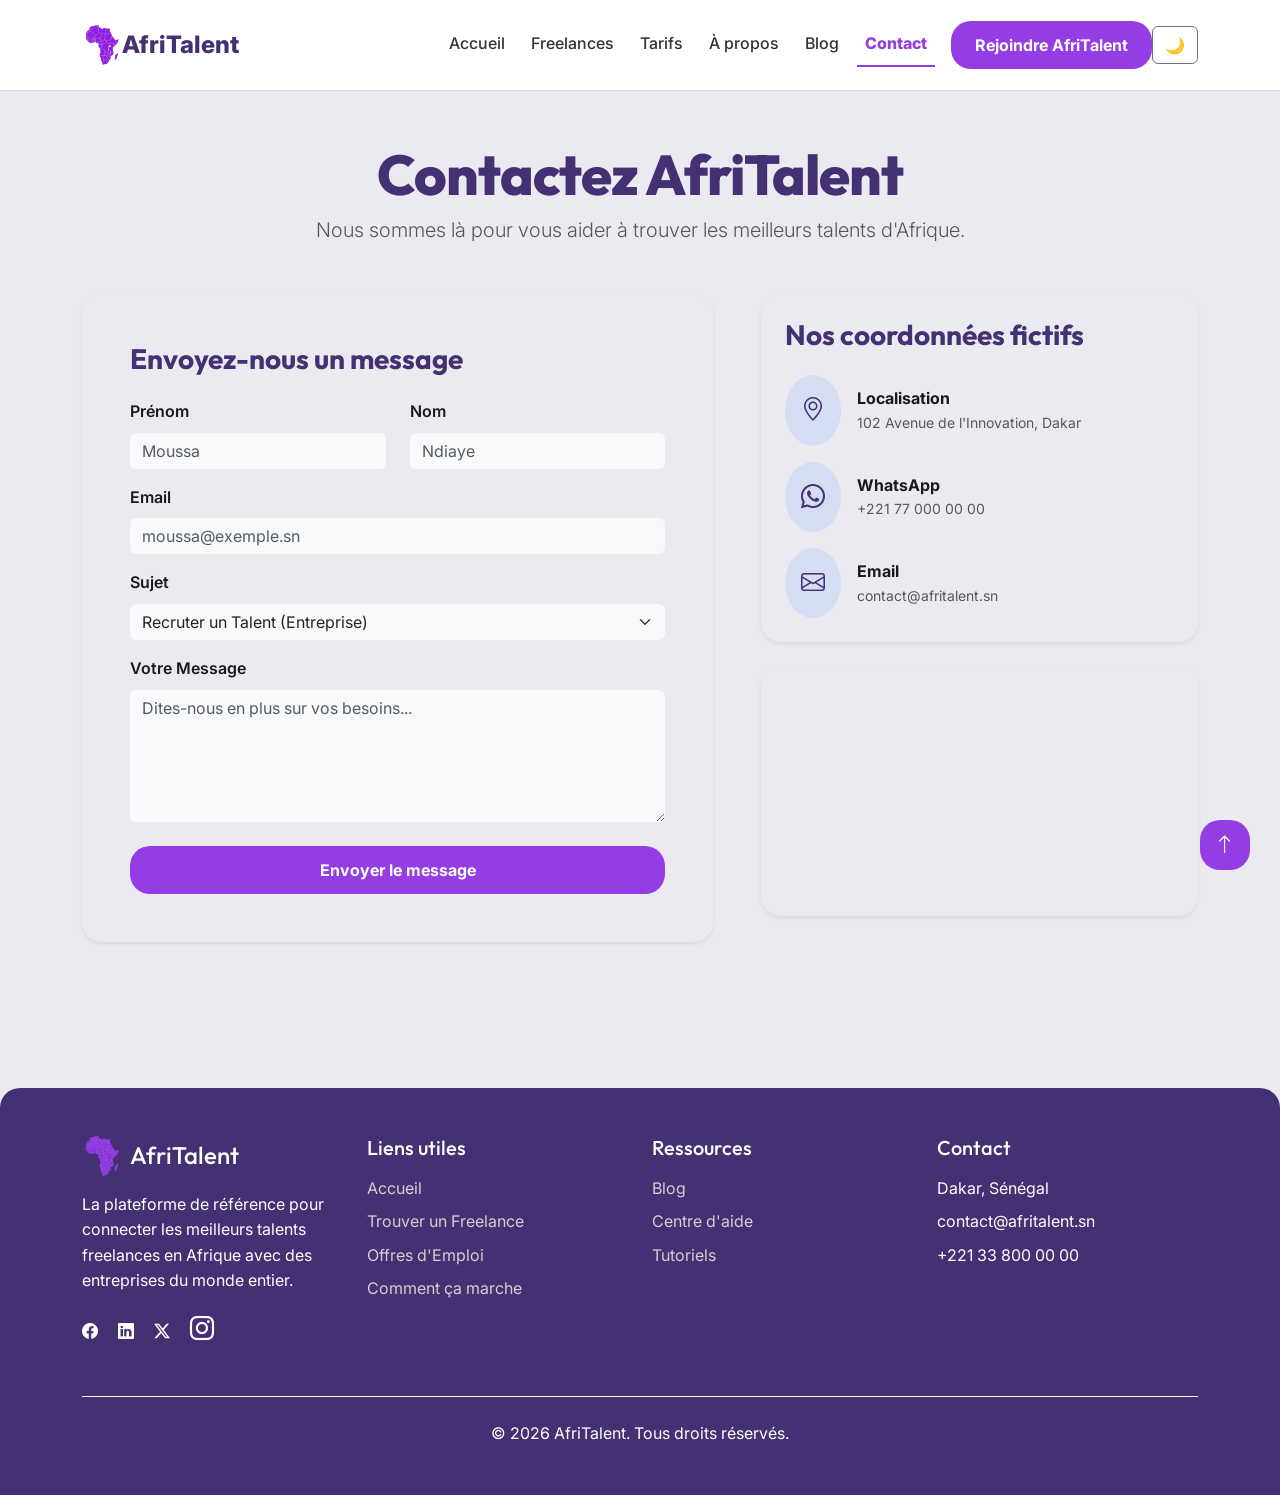
<file: contact.html>
<!DOCTYPE html>
<html lang="fr">
<head>
    <meta charset="UTF-8">
    <meta name="viewport" content="width=device-width, initial-scale=1.0">
    <title>AfriTalent - Contact</title>
    
    <link rel="stylesheet" href="https://cdn.jsdelivr.net/npm/bootstrap@5.3.0/dist/css/bootstrap.min.css">
     <link rel="stylesheet" href="https://cdn.jsdelivr.net/npm/bootstrap-icons@1.11.1/font/bootstrap-icons.css">
     <link href="https://fonts.googleapis.com/css2?family=Inter:wght@400;600&family=Outfit:wght@700&display=swap" rel="stylesheet">
     <link rel="stylesheet" href="css/style.css">
</head>
<body>

     <!--  Navbar  -->

<header>
        <nav class="navbar navbar-expand-lg fixed-top">
            <div class="container">
                 <a class="navbar-brand d-flex align-items-center" href="index.html">
                <img src="images/africa.png" alt="AfriTalent Logo" class="brand-logo-img">
                <span style="font-weight: 800;">AfriTalent</span>
            </a>
                <div class="d-flex align-items-center order-lg-2">
                <button id="theme-toggle" class="btn btn-outline-secondary">🌙</button>
            </div>
                <button class="navbar-toggler" type="button" data-bs-toggle="collapse" data-bs-target="#mainNavbar">
                    <span class="navbar-toggler-icon"></span>
                </button>

                <div class="collapse navbar-collapse" id="mainNavbar">
                    <ul class="navbar-nav ms-auto mb-2 mb-lg-0">
                        <li class="nav-item"><a class="nav-link" href="index.html">Accueil</a></li>
                        <li class="nav-item"><a class="nav-link" href="freelances.html">Freelances</a></li>
                        <li class="nav-item"><a class="nav-link" href="tarifs.html">Tarifs</a></li>
                        <li class="nav-item"><a class="nav-link" href="about.html">À propos</a></li>
                        <li class="nav-item"><a class="nav-link" href="index.html#testimonials">Blog</a></li>
                        <li class="nav-item"><a class="nav-link active" href="contact.html">Contact</a></li>
                    </ul>
                    <a href="contact.html" class="btn btn-primary ms-lg-3 fw-bold">Rejoindre AfriTalent</a>
                </div>
            </div>
        </nav>
    </header> 

    <main class="py-5 mt-5" >
    <div class="container py-5">
        <div class="text-center mb-5">
            <h1 class="display-2 fw-bold text-afri text-animate">Contactez AfriTalent</h1>
            <p class="lead text-muted">Nous sommes là pour vous aider à trouver les meilleurs talents d'Afrique.</p>
        </div>
            <!--FORMULAIRE -->
        <div class="row g-5">
            <div class="col-lg-7">
                <div class="card p-4 p-md-5 border-0 shadow-sm rounded-4 h-100">
                    <h3 class="fw-bold mb-4">Envoyez-nous un message</h3>
                <form id="contactForm"> <div class="row">
                    <div class="col-md-6 mb-3">
                        <label class="form-label fw-semibold">Prénom</label>
                        <input type="text" class="form-control bg-light border-0" placeholder="Moussa" required>
                    </div>
                    <div class="col-md-6 mb-3">
                        <label class="form-label fw-semibold">Nom</label>
                        <input type="text" class="form-control bg-light border-0" placeholder="Ndiaye" required>
                    </div>
                </div>
                <div class="mb-3">
                    <label class="form-label fw-semibold">Email</label>
                    <input type="email" id="email" class="form-control bg-light border-0" placeholder="moussa@exemple.sn" required>
                    <small id="emailError" class="text-danger d-none">Veuillez entrer une adresse email valide.</small>
                </div>
                <div class="mb-3">
                    <label class="form-label fw-semibold">Sujet</label>
                    <select class="form-select bg-light border-0">
                        <option>Recruter un Talent (Entreprise)</option>
                        <option>Devenir Freelance</option>
                        <option>Support Technique</option>
                        <option>Autre</option>
                    </select>
                </div>
                <div class="mb-4">
                    <label class="form-label fw-semibold">Votre Message</label>
                    <textarea id="message" class="form-control bg-light border-0" rows="5" placeholder="Dites-nous en plus sur vos besoins..."></textarea>
                    <small id="messageError" class="text-danger d-none">Votre message doit contenir au moins 20 caractères.</small>
                </div>
                <button type="submit" class="btn btn-primary w-100 py-3 fw-bold">Envoyer le message</button>
            </form>
                </div>
            </div>
                <!--COORDONNEES-->
            <div class="col-lg-5">
                <div class="d-flex flex-column gap-4">
                    <div class="card p-4 border-0 shadow-sm rounded-4">
                        <h3 class="fw-bold mb-4">Nos coordonnées fictifs</h3>
                        <div class="d-flex align-items-center mb-3">
                            <div class="bg-primary bg-opacity-10 p-3 rounded-circle me-3 text-afri"><i class="bi bi-geo-alt fs-4 text-afri"></i></div>
                            <div>
                                <p class="mb-0 fw-bold">Localisation</p>
                                <p class="text-muted mb-0 small">102 Avenue de l'Innovation, Dakar</p>
                            </div>
                        </div>
                        <div class="d-flex align-items-center mb-3">
                            <div class="bg-primary bg-opacity-10 p-3 rounded-circle me-3 text-afri"><i class="bi bi-whatsapp fs-4"></i></div>
                            <div>
                                <p class="mb-0 fw-bold">WhatsApp</p>
                                <p class="text-muted mb-0 small">+221 77 000 00 00</p>
                            </div>
                        </div>
                        <div class="d-flex align-items-center">
                            <div class="bg-primary bg-opacity-10 p-3 rounded-circle me-3 text-afri"><i class="bi bi-envelope fs-4"></i></div>
                            <div>
                                <p class="mb-0 fw-bold">Email</p>
                                <p class="text-muted mb-0 small">contact@afritalent.sn</p>
                            </div>
                        </div>
                    </div>
                    <!-- Google Maps -->
                    <div class="card border-0 shadow-sm rounded-4 overflow-hidden">
                        <iframe src="https://www.google.com/maps/embed?pb=!1m18!1m12!1m3!1d3859.467468160754!2d-17.4338914!3d14.6691456!2m3!1f0!2f0!3f0!3m2!1i1024!2i768!4f13.1!3m3!1m2!1s0xec1724f8d551981%3A0xe54e60155b4618e4!2sPlace%20de%20l'Ind%C3%A9pendance%2C%20Dakar!5e0!3m2!1sfr!2ssn!4v1714080000000!5m2!1sfr!2ssn" width="100%" height="250" style="border:0;"></iframe>
                    </div>
                </div>
            </div>
        </div>
    </div>
</main>

 <footer class="footer-section py-5">
    <div class="container">
        <div class="row">
            <div class="col-md-3 mb-4">
                <div class="footer-brand-header d-flex align-items-center mb-3">
                    <div class="brand-logo-img me-2"></div>
                    <h4 class="mb-0 text-white">AfriTalent</h4>
                </div>
                <p>La plateforme de référence pour connecter les meilleurs talents freelances en Afrique avec des entreprises du monde entier.</p>
                <div class="social-icons mt-3">
                    <a href="https://www.facebook.com" target="_blank" rel="noopener noreferrer" class="text-white me-3"><i class="bi bi-facebook"></i></a>
                    <a href="https://www.linkedin.com" target="_blank" rel="noopener noreferrer" class="text-white me-3"><i class="bi bi-linkedin"></i></a>
                    <a href="https://twitter.com" target="_blank" rel="noopener noreferrer" class="text-white me-3"><i class="bi bi-twitter-x"></i></a>
                    <a href="https://www.instagram.com" target="_blank" rel="noopener noreferrer" class="text-white me-3"><i class="bi bi-instagram social-icon-size"></i></a>
                </div>
            </div>

            <div class="col-md-3 mb-4">
                <h5 class="mb-3">Liens utiles</h5>
                <ul class="list-unstyled">
                    <li><a href="index.html">Accueil</a></li>
                    <li><a href="freelances.html">Trouver un Freelance</a></li>
                    <li><a href="freelances.html">Offres d'Emploi</a></li>
                    <li><a href="index.html#how-it-works">Comment ça marche</a></li>
                </ul>
            </div>

            <div class="col-md-3 mb-4">
                <h5 class="mb-3">Ressources</h5>
                <ul class="list-unstyled">
                    <li><a href="index.html#testimonials">Blog</a></li>
                    <li><a href="tarifs.html#faq-section">Centre d'aide</a></li>
                    <li><a href="about.html#">Tutoriels</a></li>
                </ul>
            </div>

            <div class="col-md-3 mb-4">
                <h5 class="mb-3">Contact</h5>
                <ul class="list-unstyled">
                    <li>Dakar, Sénégal</li>
                    <li>contact@afritalent.sn</li>
                    <li>+221 33 800 00 00</li>
                </ul>
            </div>
        </div>

        <div class="text-center pt-4 mt-4 border-top border-light">
            <p class="mb-0">&copy; <span id="current-year"></span> AfriTalent. Tous droits réservés.</p>
        </div>
    </div>
    <a href="#" id="back-to-top" class="btn btn-primary" title="Retour en haut">
    <i class="bi bi-arrow-up"></i>
</a>
</footer>


    <script src="https://cdn.jsdelivr.net/npm/bootstrap@5.3.0/dist/js/bootstrap.bundle.min.js"></script>
    <script src="js/main.js"></script>

</body>
</html>
</file>
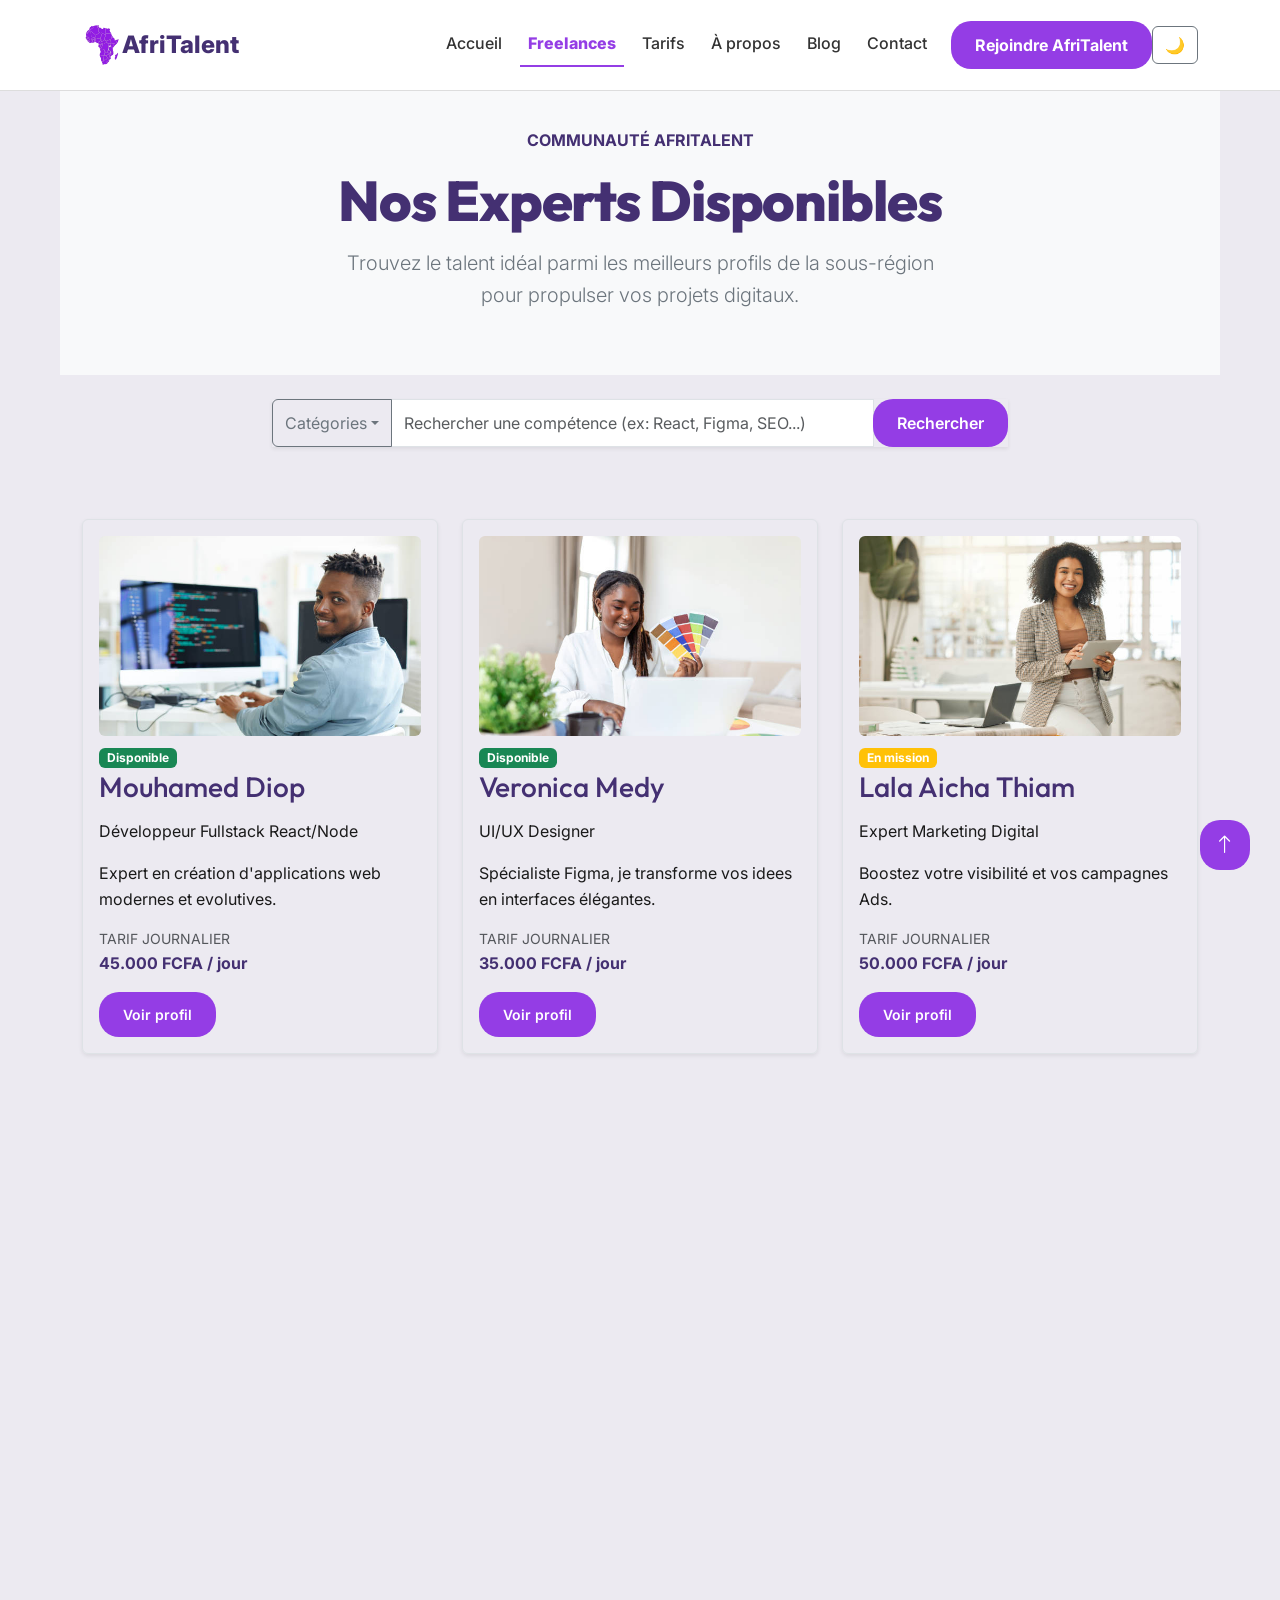
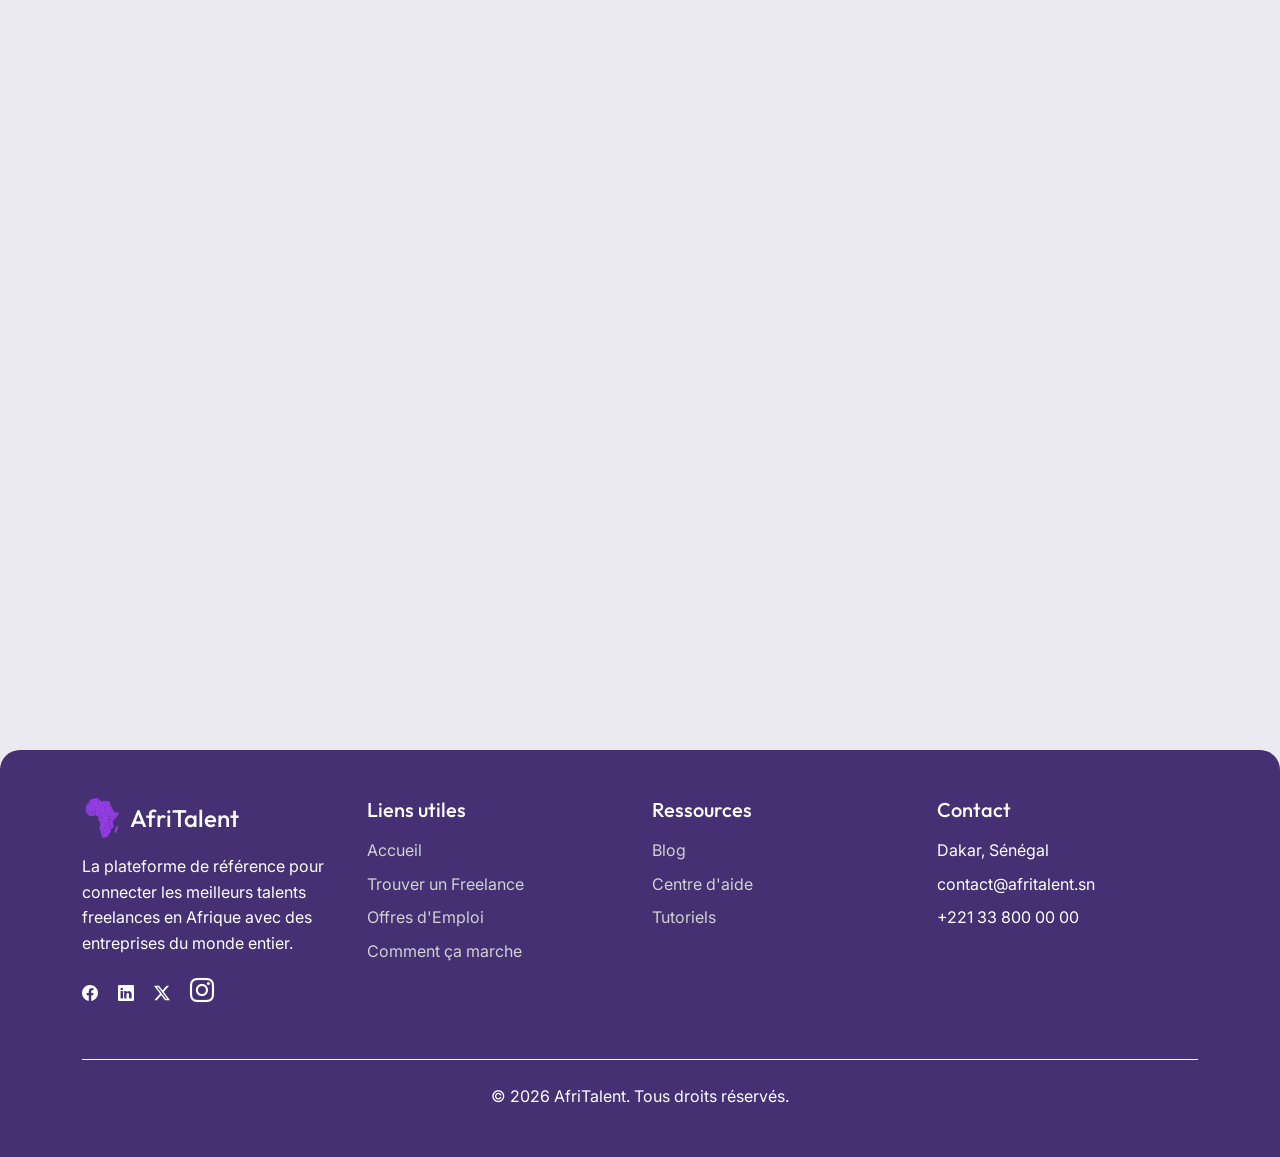
<file: freelances.html>
<!DOCTYPE html>
<html lang="fr">
<head>
    <meta charset="UTF-8">
    <meta name="viewport" content="width=device-width, initial-scale=1.0">
    <title>AfriTalent - Freelances</title>
    
    <link href="https://cdn.jsdelivr.net/npm/bootstrap@5.3.0/dist/css/bootstrap.min.css" rel="stylesheet">
    <link rel="stylesheet" href="https://cdn.jsdelivr.net/npm/bootstrap-icons@1.11.1/font/bootstrap-icons.css">
    <link href="https://fonts.googleapis.com/css2?family=Inter:wght@400;600&family=Outfit:wght@700&display=swap" rel="stylesheet">
     <link rel="stylesheet" href="css/style.css">
</head>
<body>

    <header>
        <nav class="navbar navbar-expand-lg fixed-top">
            <div class="container">
                 <a class="navbar-brand d-flex align-items-center" href="index.html">
                <img src="images/africa.png" alt="AfriTalent Logo" class="brand-logo-img">
                <span style="font-weight: 800;">AfriTalent</span>
            </a>
                <div class="d-flex align-items-center order-lg-2">
                <button id="theme-toggle" class="btn btn-outline-secondary">🌙</button>
            </div>
                <button class="navbar-toggler" type="button" data-bs-toggle="collapse" data-bs-target="#mainNavbar">
                    <span class="navbar-toggler-icon"></span>
                </button>

                <div class="collapse navbar-collapse" id="mainNavbar">
                    <ul class="navbar-nav ms-auto mb-2 mb-lg-0">
                        <li class="nav-item"><a class="nav-link" href="index.html">Accueil</a></li>
                        <li class="nav-item"><a class="nav-link active" href="freelances.html">Freelances</a></li>
                        <li class="nav-item"><a class="nav-link" href="tarifs.html">Tarifs</a></li>
                        <li class="nav-item"><a class="nav-link" href="about.html">À propos</a></li>
                        <li class="nav-item"><a class="nav-link" href="index.html#testimonials">Blog</a></li>
                        <li class="nav-item"><a class="nav-link" href="contact.html">Contact</a></li>
                    </ul>
                    <a href="contact.html" class="btn btn-primary ms-lg-3 fw-bold">Rejoindre AfriTalent</a>
                </div>
            </div>
        </nav>
    </header>
<main>
        
        <section id="header-freelances" class="py-5 text-center bg-light">
    <div class="container">
        <span class="text-primary fw-bold text-uppercase">Communauté AfriTalent</span>
        <h1 class="display-2 fw-bold text-animate my-3">Nos Experts Disponibles</h1>
        <p class="lead text-secondary mx-auto" style="max-width: 600px;">
            Trouvez le talent idéal parmi les meilleurs profils de la sous-région pour propulser vos projets digitaux.
        </p>
    </div>
</section>

<section id="search-bar" class="py-4">
    <div class="container">
        <div class="row justify-content-center">
            <div class="col-12 col-md-10 col-lg-8">
                <div class="input-group shadow-sm">
                    <button class="btn btn-outline-secondary dropdown-toggle" type="button" data-bs-toggle="dropdown">Catégories</button>
                    <input type="text" class="form-control" placeholder="Rechercher une compétence (ex: React, Figma, SEO...)">
                    <button class="btn btn-primary px-4">Rechercher</button>
                     <ul class="dropdown-menu">
                        <li><a class="dropdown-item" href="#" data-filter="all">Tous les profils</a></li>
                        <li><a class="dropdown-item" href="#" data-filter="dev">Développement Web</a></li>
                        <li><a class="dropdown-item" href="#" data-filter="design">Design UI/UX</a></li>
                        <li><a class="dropdown-item" href="#" data-filter="marketing">Marketing Digital</a></li>
                        <li><a class="dropdown-item" href="#" data-filter="data">Data Science</a></li>
                    </ul>
                </div>
            </div>
        </div>
    </div>
</section>
            <!-- Nos experts -->
<section id="freelance-list" class="py-5">
    <div class="container">
        <div class="row g-4">
            
            <div class="col-12 col-md-6 col-lg-4 hidden">
                <div class="freelance-card h-100 p-3 border rounded shadow-sm" data-category="dev">
                    <img src="images/MouhamedDiop.jpg" alt="Mouhamed Diop" class="img-fluid rounded mb-2">
                    <span class="badge bg-success">Disponible</span>
                    <h3>Mouhamed Diop</h3>
                    <p>Développeur Fullstack React/Node</p>
                    <p>Expert en création d'applications web modernes et evolutives.</p>
                    <span class="text-muted d-block small">TARIF JOURNALIER</span>
                    <p class="text-primary fw-bold">45.000 FCFA / jour</p>
                    <a href="#" class="btn btn-primary btn-sm">Voir profil</a>
                </div>
                
            </div>

            <div class="col-12 col-md-6 col-lg-4 hidden">
                <div class="freelance-card h-100 p-3 border rounded shadow-sm" data-category="design">
                    <img src="images/VeronicaMedy.jpg" alt="Veronica Medy" class="img-fluid rounded mb-2">
                    <span class="badge bg-success">Disponible</span>
                    <h3>Veronica Medy</h3>
                    <p>UI/UX Designer</p>
                    <p>Spécialiste Figma, je transforme vos idees en interfaces élégantes.</p>
                    <span class="text-muted d-block small">TARIF JOURNALIER</span>
                    <p class="text-primary fw-bold">35.000 FCFA / jour</p>
                    <a href="#" class="btn btn-primary btn-sm">Voir profil</a>
                </div>
            </div>

            <div class="col-12 col-md-6 col-lg-4 hidden">
                <div class="freelance-card h-100 p-3 border rounded shadow-sm" data-category="marketing">
                    <img src="images/LalaAicha.jpg" alt="Lala Aicha Thiam" class="img-fluid rounded mb-2">
                    <span class="badge bg-warning">En mission</span>
                    <h3>Lala Aicha Thiam</h3>
                    <p>Expert Marketing Digital</p>
                    <p>Boostez votre visibilité et vos campagnes Ads.</p>
                    <span class="text-muted d-block small">TARIF JOURNALIER</span>
                    <p class="text-primary fw-bold">50.000 FCFA / jour</p>
                    <a href="#" class="btn btn-primary btn-sm">Voir profil</a>
                </div>
            </div>

            <div class="col-12 col-md-6 col-lg-4 hidden">
                <div class="freelance-card h-100 p-3 border rounded shadow-sm" data-category="redaction">
                    <img src="images/FatouNdiaye.jpg" alt="Fatou Ndiaye" class="img-fluid rounded mb-2">
                    <span class="badge bg-success">Disponible</span>
                    <h3>Fatou Ndiaye</h3>
                    <p>Rédactrice Web / Copywriter</p>
                    <p>Rédaction SEO et storytelling percutant pour valoriser votre marque.</p>
                    <span class="text-muted d-block small">TARIF JOURNALIER</span>
                    <p class="text-primary fw-bold">25.000 FCFA / jour</p>
                    <a href="#" class="btn btn-primary btn-sm">Voir profil</a>
                </div>
            </div>

            <div class="col-12 col-md-6 col-lg-4 hidden">
                <div class="freelance-card h-100 p-3 border rounded shadow-sm" data-category="data">
                    <img src="images/IbrahimaSall.jpg" alt="Ibrahim Sall" class="img-fluid rounded mb-2">
                    <span class="badge bg-success">Disponible</span>
                    <h3>Ibrahim Sall</h3>
                    <p>Data Scientist</p>
                    <p>Analyse de données complexes et Machine Learning.</p>
                    <span class="text-muted d-block small">TARIF JOURNALIER</span>
                    <p class="text-primary fw-bold">60.000 FCFA / jour</p>
                    <a href="#" class="btn btn-primary btn-sm">Voir profil</a>
                </div>
            </div>

            <div class="col-12 col-md-6 col-lg-4 hidden">
                <div class="freelance-card h-100 p-3 border rounded shadow-sm" data-category="media">
                    <img src="images/AbdouDiouf.jpg" alt="Abdou Diouf" class="img-fluid rounded mb-2">
                    <span class="badge bg-success">Disponible</span>
                    <h3>Abdou Diouf</h3>
                    <p>Social Media Manager</p>
                    <p>Gestion d'audience et création de contenus viraux.</p>
                    <span class="text-muted d-block small">TARIF JOURNALIER</span>
                    <p class="text-primary fw-bold">30.000 FCFA / jour</p>
                    <a href="#" class="btn btn-primary btn-sm">Voir profil</a>
                </div>
            </div>

            <div class="col-12 col-md-6 col-lg-4 hidden">
                <div class="freelance-card h-100 p-3 border rounded shadow-sm" data-category="moteur">
                    <img src="images/OusmaneSy.jpg" alt="Ousmane Sy" class="img-fluid rounded mb-2">
                    <span class="badge bg-success">Disponible</span>
                    <h3>Ousmane Sy</h3>
                    <p>Monteur Vidéo / Motion Design</p>
                    <p>Montages dynamiques pour réseaux sociaux et TV.</p>
                    <span class="text-muted d-block small">TARIF JOURNALIER</span>
                    <p class="text-primary fw-bold">40.000 FCFA / jour</p>
                    <a href="#" class="btn btn-primary btn-sm">Voir profil</a>
                </div>
            </div>

            <div class="col-12 col-md-6 col-lg-4 hidden">
                <div class="freelance-card h-100 p-3 border rounded shadow-sm" data-category="cyber">
                    <img src="images/KhadyFall.jpg" alt="Khady Fall" class="img-fluid rounded mb-2">
                    <span class="badge bg-warning">En mission</span>
                    <h3>Khady Fall</h3>
                    <p>Consultante Cybersécurité</p>
                    <p>Audits de sécurité et protection des infrastructures.</p>
                    <span class="text-muted d-block small">TARIF JOURNALIER</span>
                    <p class="text-primary fw-bold">75.000 FCFA / jour</p>
                    <a href="#" class="btn btn-primary btn-sm">Voir profil</a>
                </div>
            </div>

            <div class="col-12 col-md-6 col-lg-4 hidden">
                <div class="freelance-card h-100 p-3 border rounded shadow-sm" data-category="commerce">
                    <img src="images/MmadouBa.jpg" alt="Mamadou Ba" class="img-fluid rounded mb-2">
                    <span class="badge bg-success">Disponible</span>
                    <h3>Mamadou Ba</h3>
                    <p>Expert Shopify / WooCommerce</p>
                    <p>Création de boutiques e-commerce sécurisées.</p>
                    <span class="text-muted d-block small">TARIF JOURNALIER</span>
                    <p class="text-primary fw-bold">35.000 FCFA / jour</p>
                    <a href="#" class="btn btn-primary btn-sm">Voir profil</a>
                </div>
            </div>

        </div>
    </div>
</section>
    </main>

  <!-- FOOTER : Liens de navigation, réseaux sociaux et mentions légales -->
     <footer class="footer-section py-5">
    <div class="container">
        <div class="row">
            <div class="col-md-3 mb-4">
                <div class="footer-brand-header d-flex align-items-center mb-3">
                    <div class="brand-logo-img me-2"></div>
                    <h4 class="mb-0 text-white">AfriTalent</h4>
                </div>
                <p>La plateforme de référence pour connecter les meilleurs talents freelances en Afrique avec des entreprises du monde entier.</p>
                <div class="social-icons mt-3">
                    <a href="https://www.facebook.com" target="_blank" rel="noopener noreferrer" class="text-white me-3"><i class="bi bi-facebook"></i></a>
                    <a href="https://www.linkedin.com" target="_blank" rel="noopener noreferrer" class="text-white me-3"><i class="bi bi-linkedin"></i></a>
                    <a href="https://twitter.com" target="_blank" rel="noopener noreferrer" class="text-white me-3"><i class="bi bi-twitter-x"></i></a>
                    <a href="https://www.instagram.com" target="_blank" rel="noopener noreferrer" class="text-white me-3"><i class="bi bi-instagram social-icon-size"></i></a>
                </div>
            </div>

            <div class="col-md-3 mb-4">
                <h5 class="mb-3">Liens utiles</h5>
                <ul class="list-unstyled">
                    <li><a href="index.html">Accueil</a></li>
                    <li><a href="freelances.html">Trouver un Freelance</a></li>
                    <li><a href="freelances.html">Offres d'Emploi</a></li>
                    <li><a href="index.html#how-it-works">Comment ça marche</a></li>
                </ul>
            </div>

            <div class="col-md-3 mb-4">
                <h5 class="mb-3">Ressources</h5>
                <ul class="list-unstyled">
                    <li><a href="index.html#testimonials">Blog</a></li>
                    <li><a href="tarifs.html#faq-section">Centre d'aide</a></li>
                    <li><a href="about.html#">Tutoriels</a></li>
                </ul>
            </div>

            <div class="col-md-3 mb-4">
                <h5 class="mb-3">Contact</h5>
                <ul class="list-unstyled">
                    <li>Dakar, Sénégal</li>
                    <li>contact@afritalent.sn</li>
                    <li>+221 33 800 00 00</li>
                </ul>
            </div>
        </div>

        <div class="text-center pt-4 mt-4 border-top border-light">
            <p class="mb-0">&copy; <span id="current-year"></span> AfriTalent. Tous droits réservés.</p>
        </div>
    </div>
    <a href="#" id="back-to-top" class="btn btn-primary" title="Retour en haut">
    <i class="bi bi-arrow-up"></i>
</a>
</footer>

    <script src="https://cdn.jsdelivr.net/npm/bootstrap@5.3.0/dist/js/bootstrap.bundle.min.js"></script>
    <script src="js/main.js"></script>

</body>
</html>
</file>
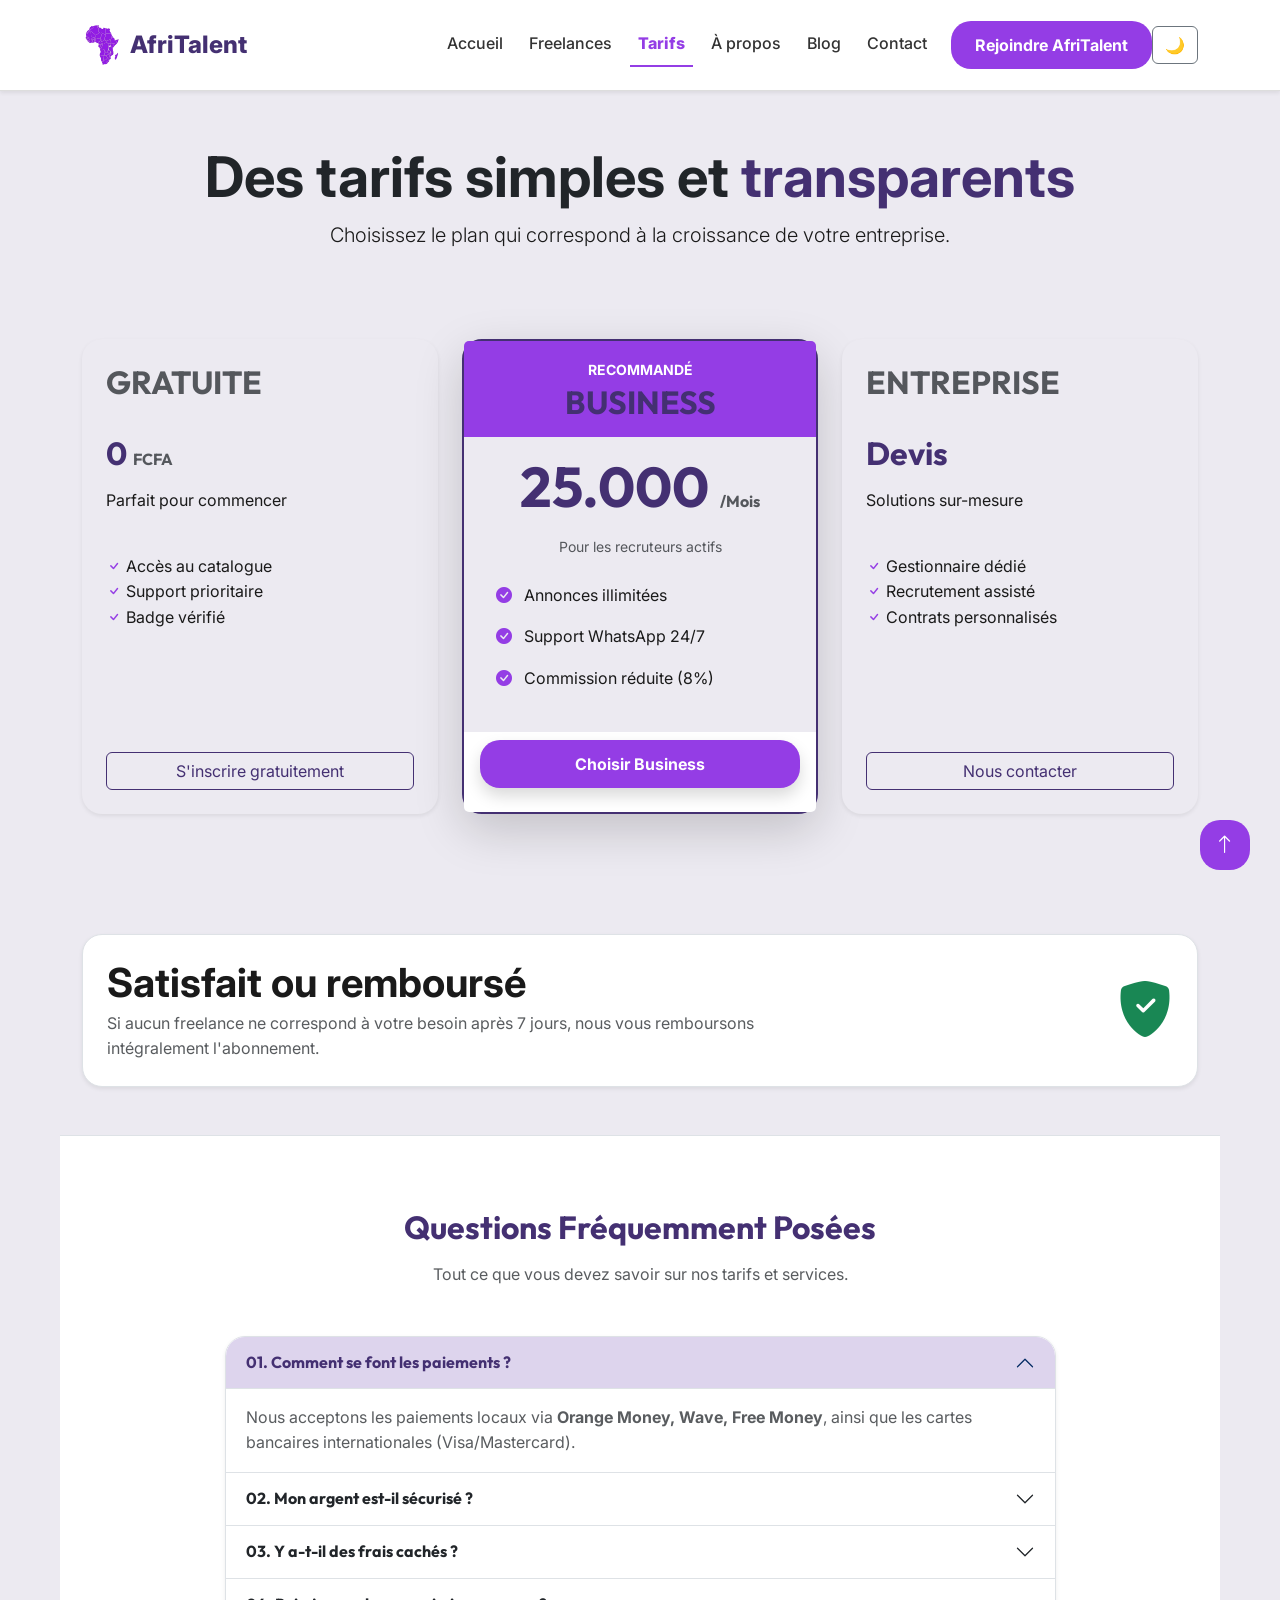
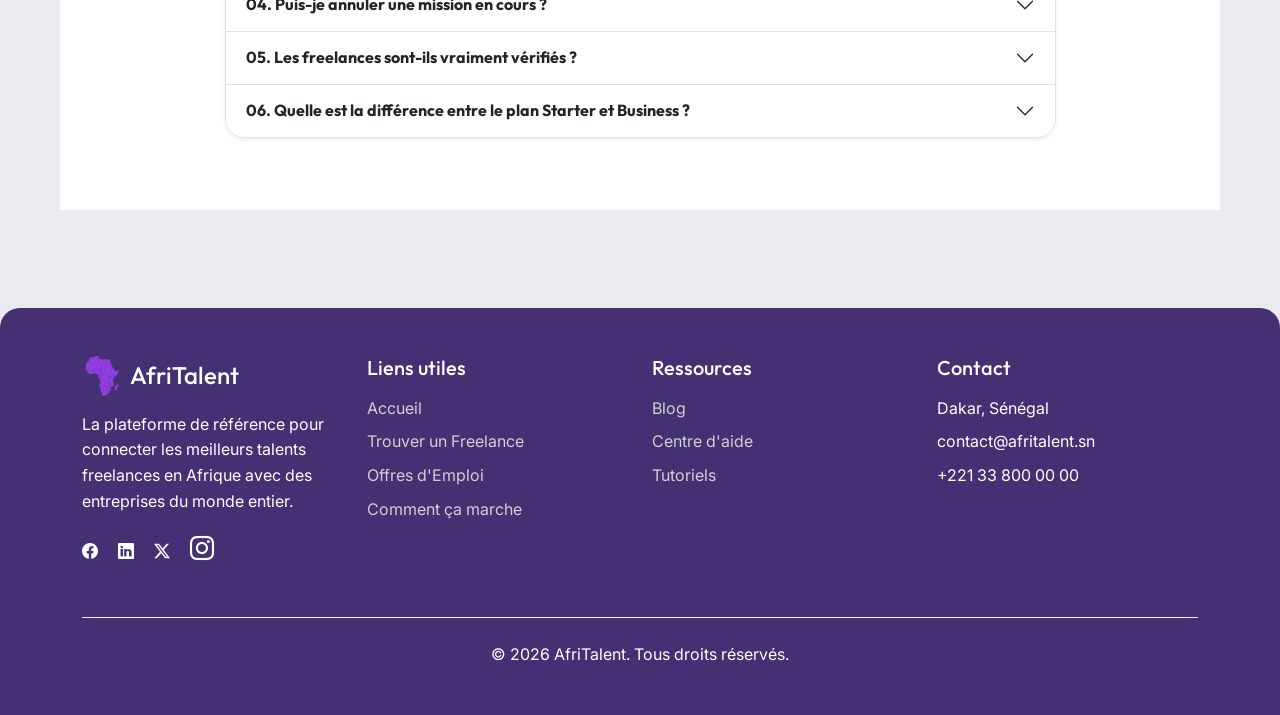
<file: tarifs.html>
<!DOCTYPE html>
<html lang="fr">
<head>
    <!-- Encodage et viewport pour garantir la compatibilité mobile -->
    <meta charset="UTF-8">
    <meta name="viewport" content="width=device-width, initial-scale=1.0">
    <title>AfriTalent - Nos Tarifs</title>
    
    <!-- Importation des frameworks et polices pour l'interface et l'identité visuelle -->
    <link href="https://cdn.jsdelivr.net/npm/bootstrap@5.3.0/dist/css/bootstrap.min.css" rel="stylesheet">
    <link rel="stylesheet" href="https://cdn.jsdelivr.net/npm/bootstrap-icons@1.11.1/font/bootstrap-icons.css">
    <link href="https://fonts.googleapis.com/css2?family=Inter:wght@400;600&family=Outfit:wght@700&display=swap" rel="stylesheet">
    <link rel="stylesheet" href="css/style.css">
</head>
<body>

    <!-- NAVBAR : Navigation cohérente sur tout le site avec classe active sur la page courante -->
    <header>
        <nav class="navbar navbar-expand-lg fixed-top bg-white shadow-sm">
            <div class="container">
                <a class="navbar-brand d-flex align-items-center" href="index.html">
                    <img src="images/africa.png" alt="AfriTalent Logo" class="brand-logo-img" style="width:40px;">
                    <span class="ms-2" style="font-weight: 800;">AfriTalent</span>
                </a>
                <div class="d-flex align-items-center order-lg-2">
                    <button id="theme-toggle" class="btn btn-outline-secondary">🌙</button>
                </div>
                <button class="navbar-toggler" type="button" data-bs-toggle="collapse" data-bs-target="#mainNavbar">
                    <span class="navbar-toggler-icon"></span>
                </button>
                <div class="collapse navbar-collapse" id="mainNavbar">
                    <ul class="navbar-nav ms-auto mb-2 mb-lg-0">
                        <li class="nav-item"><a class="nav-link" href="index.html">Accueil</a></li>
                        <li class="nav-item"><a class="nav-link" href="freelances.html">Freelances</a></li>
                        <li class="nav-item"><a class="nav-link active" href="tarifs.html">Tarifs</a></li>
                        <li class="nav-item"><a class="nav-link" href="about.html">À propos</a></li>
                        <li class="nav-item"><a class="nav-link" href="index.html#testimonials">Blog</a></li>
                        <li class="nav-item"><a class="nav-link" href="contact.html">Contact</a></li>
                    </ul>
                    <a href="contact.html" class="btn btn-primary ms-lg-3 fw-bold">Rejoindre AfriTalent</a>
                </div>
            </div>
        </nav>
    </header>

    <main class="py-5 mt-5">
        <!-- HEADER DE PAGE : Introduction simple et directe pour guider l'utilisateur -->
        <section class="text-center py-5">
            <div class="container">
                <h1 class="display-4 fw-bold text-animate text-dark">Des tarifs simples et <span class="text-afri">transparents</span></h1>
                <p class="lead">Choisissez le plan qui correspond à la croissance de votre entreprise.</p>
            </div>
        </section>

        <!-- SECTION TARIFICATION : Grille de comparaison des offres -->
        <section class="container py-4">
            <div class="row g-4 justify-content-center">
                <!-- Plan Gratuit : Entrée de gamme -->
                <div class="col-12 col-md-4">
                    <div class="card h-100 p-4 shadow-sm border-0">
                        <h2 class="text-uppercase text-muted">Gratuite</h2>
                        <h2 class="my-3">0 <span class="fs-6 text-muted">FCFA</span></h2>
                        <p>Parfait pour commencer</p>
                        <ul class="list-unstyled my-4">
                            <li><i class="bi bi-check text-primary"></i> Accès au catalogue</li>
                            <li><i class="bi bi-check text-primary"></i> Support prioritaire</li>
                            <li><i class="bi bi-check text-primary"></i> Badge vérifié</li>
                        </ul>
                        <button class="btn btn-outline-primary mt-auto">S'inscrire gratuitement</button>
                    </div>
                </div>

                <!-- Plan Business : Offre mise en avant (effet visuel renforcé) -->
                <div class="col">
                    <div class="card h-100 border-afri border-2 shadow-lg rounded-4 text-center">
                        <div class="card-header bg-afri-secondary text-white border-0 py-3">
                            <small class="fw-bold">RECOMMANDÉ</small>
                            <h2 class="fw-bold mb-0">BUSINESS</h2>
                        </div>
                        <div class="card-body">
                            <h2 class="display-4 fw-bold text-primary">25.000 <small class="fs-6 text-muted">/mois</small></h2>
                            <p class="text-muted small mb-4">Pour les recruteurs actifs</p>
                            <ul class="list-unstyled text-start px-3 mb-4">
                                <li class="mb-3"><i class="bi bi-check-circle-fill text-primary me-2"></i> Annonces illimitées</li>
                                <li class="mb-3"><i class="bi bi-check-circle-fill text-primary me-2"></i> Support WhatsApp 24/7</li>
                                <li class="mb-3"><i class="bi bi-check-circle-fill text-primary me-2"></i> Commission réduite (8%)</li>
                            </ul>
                        </div>
                        <div class="card-footer bg-white border-0 pb-4">
                            <button class="btn btn-primary w-100 py-2 fw-bold rounded-pill shadow">Choisir Business</button>
                        </div>
                    </div>
                </div>

                <!-- Plan Entreprise : Approche personnalisée sur devis -->
                <div class="col-12 col-md-4">
                    <div class="card h-100 p-4 shadow-sm border-0">
                        <h2 class="text-uppercase text-muted">Entreprise</h2>
                        <h2 class="my-3">Devis</h2>
                        <p>Solutions sur-mesure</p>
                        <ul class="list-unstyled my-4">
                            <li><i class="bi bi-check text-primary"></i> Gestionnaire dédié</li>
                            <li><i class="bi bi-check text-primary"></i> Recrutement assisté</li>
                            <li><i class="bi bi-check text-primary"></i> Contrats personnalisés</li>
                        </ul>
                        <button class="btn btn-outline-primary mt-auto">Nous contacter</button>
                    </div>
                </div>
            </div>
        </section>

        <!-- SECTION GARANTIE : Renforcement de la confiance utilisateur -->
        <section class="container py-5">
            <div class="mt-5 p-4 bg-white rounded-4 shadow-sm border">
                <div class="row align-items-center text-center text-md-start">
                    <div class="col-md-8">
                        <h1 class="fw-bold mb-1">Satisfait ou remboursé</h1>
                        <p class="text-muted mb-0">Si aucun freelance ne correspond à votre besoin après 7 jours, nous vous remboursons intégralement l'abonnement.</p>
                    </div>
                    <div class="col-md-4 text-md-end mt-3 mt-md-0">
                        <i class="bi bi-shield-fill-check text-success display-4"></i>
                    </div>
                </div>
            </div>
        </section>
 
        <!-- SECTION FAQ : Accordéon utilisant l'ID faq-section pour la navigation interne -->
        <section class="py-5 fade-in bg-white border-top" id="faq-section">
            <div class="container py-4">
                <div class="text-center mb-5">
                    <h2 class="fw-bold">Questions Fréquemment Posées</h2>
                    <p class="text-muted">Tout ce que vous devez savoir sur nos tarifs et services.</p>
                </div>

                <div class="row justify-content-center">
                    <div class="col-md-9">
                        <div class="accordion accordion-flush shadow-sm border rounded-4 overflow-hidden" id="accordionFAQ">
                            <!-- Bloc Accordéon : Utilisation de data-bs-target pour le toggle -->
                            <div class="accordion-item">
                                <h2 class="accordion-header">
                                    <button class="accordion-button fw-bold" type="button" data-bs-toggle="collapse" data-bs-target="#collapseOne">
                                        01. Comment se font les paiements ?
                                    </button>
                                </h2>
                                <div id="collapseOne" class="accordion-collapse collapse show" data-bs-parent="#accordionFAQ">
                                    <div class="accordion-body text-muted">
                                        Nous acceptons les paiements locaux via <strong>Orange Money, Wave, Free Money</strong>, ainsi que les cartes bancaires internationales (Visa/Mastercard).
                                    </div>
                                </div>
                            </div>
                            <!-- Répétition des éléments d'accordéon -->
                            <div class="accordion-item">
                                <h2 class="accordion-header">
                                    <button class="accordion-button collapsed fw-bold" type="button" data-bs-toggle="collapse" data-bs-target="#collapseTwo">
                                        02. Mon argent est-il sécurisé ?
                                    </button>
                                </h2>
                                <div id="collapseTwo" class="accordion-collapse collapse" data-bs-parent="#accordionFAQ">
                                    <div class="accordion-body text-muted">
                                        Oui. AfriTalent utilise un système de séquestre : l'argent est bloqué sur la plateforme et n'est versé au freelance que lorsque vous validez le travail final.
                                    </div>
                                </div>
                            </div>
                            <div class="accordion-item">
                                <h2 class="accordion-header">
                                    <button class="accordion-button collapsed fw-bold" type="button" data-bs-toggle="collapse" data-bs-target="#collapseThree">
                                        03. Y a-t-il des frais cachés ?
                                    </button>
                                </h2>
                                <div id="collapseThree" class="accordion-collapse collapse" data-bs-parent="#accordionFAQ">
                                    <div class="accordion-body text-muted">
                                        Aucun. Les tarifs affichés incluent les frais de mise en relation. Seuls les frais de transaction de votre opérateur mobile peuvent s'appliquer.
                                    </div>
                                </div>
                            </div>
                            <div class="accordion-item">
                                <h2 class="accordion-header">
                                    <button class="accordion-button collapsed fw-bold" type="button" data-bs-toggle="collapse" data-bs-target="#collapseFour">
                                        04. Puis-je annuler une mission en cours ?
                                    </button>
                                </h2>
                                <div id="collapseFour" class="accordion-collapse collapse" data-bs-parent="#accordionFAQ">
                                    <div class="accordion-body text-muted">
                                        Oui, en cas de litige ou de non-respect du cahier des charges, vous pouvez demander une médiation. Si le freelance n'a pas livré, vous êtes intégralement remboursé.
                                    </div>
                                </div>
                            </div>
                            <div class="accordion-item">
                                <h2 class="accordion-header">
                                    <button class="accordion-button collapsed fw-bold" type="button" data-bs-toggle="collapse" data-bs-target="#collapseFive">
                                        05. Les freelances sont-ils vraiment vérifiés ?
                                    </button>
                                </h2>
                                <div id="collapseFive" class="accordion-collapse collapse" data-bs-parent="#accordionFAQ">
                                    <div class="accordion-body text-muted">
                                        Absolument. Chaque talent passe un entretien technique et nous vérifions leurs références ainsi que leurs pièces d'identité avant validation du profil.
                                    </div>
                                </div>
                            </div>
                            <div class="accordion-item">
                                <h2 class="accordion-header">
                                    <button class="accordion-button collapsed fw-bold" type="button" data-bs-toggle="collapse" data-bs-target="#collapseSix">
                                        06. Quelle est la différence entre le plan Starter et Business ?
                                    </button>
                                </h2>
                                <div id="collapseSix" class="accordion-collapse collapse" data-bs-parent="#accordionFAQ">
                                    <div class="accordion-body text-muted">
                                        Le plan Business vous offre un support prioritaire 24/7 et réduit notre commission sur les projets de 15% à seulement 8%.
                                    </div>
                                </div>
                            </div>
                        </div>
                    </div>
                </div>
            </div>
        </section>
    </main>

    <!-- FOOTER : Liens de navigation et informations de contact -->
         <footer class="footer-section py-5">
    <div class="container">
        <div class="row">
            <div class="col-md-3 mb-4">
                <div class="footer-brand-header d-flex align-items-center mb-3">
                    <div class="brand-logo-img me-2"></div>
                    <h4 class="mb-0 text-white">AfriTalent</h4>
                </div>
                <p>La plateforme de référence pour connecter les meilleurs talents freelances en Afrique avec des entreprises du monde entier.</p>
                <div class="social-icons mt-3">
                    <a href="https://www.facebook.com" target="_blank" rel="noopener noreferrer" class="text-white me-3"><i class="bi bi-facebook"></i></a>
                    <a href="https://www.linkedin.com" target="_blank" rel="noopener noreferrer" class="text-white me-3"><i class="bi bi-linkedin"></i></a>
                    <a href="https://twitter.com" target="_blank" rel="noopener noreferrer" class="text-white me-3"><i class="bi bi-twitter-x"></i></a>
                    <a href="https://www.instagram.com" target="_blank" rel="noopener noreferrer" class="text-white me-3"><i class="bi bi-instagram social-icon-size"></i></a>
                </div>
            </div>

            <div class="col-md-3 mb-4">
                <h5 class="mb-3">Liens utiles</h5>
                <ul class="list-unstyled">
                    <li><a href="index.html">Accueil</a></li>
                    <li><a href="freelances.html">Trouver un Freelance</a></li>
                    <li><a href="freelances.html">Offres d'Emploi</a></li>
                    <li><a href="index.html#how-it-works">Comment ça marche</a></li>
                </ul>
            </div>

            <div class="col-md-3 mb-4">
                <h5 class="mb-3">Ressources</h5>
                <ul class="list-unstyled">
                    <li><a href="index.html#testimonials">Blog</a></li>
                    <li><a href="tarifs.html#faq-section">Centre d'aide</a></li>
                    <li><a href="about.html#">Tutoriels</a></li>
                </ul>
            </div>

            <div class="col-md-3 mb-4">
                <h5 class="mb-3">Contact</h5>
                <ul class="list-unstyled">
                    <li>Dakar, Sénégal</li>
                    <li>contact@afritalent.sn</li>
                    <li>+221 33 800 00 00</li>
                </ul>
            </div>
        </div>

        <div class="text-center pt-4 mt-4 border-top border-light">
            <p class="mb-0">&copy; <span id="current-year"></span> AfriTalent. Tous droits réservés.</p>
        </div>
    </div>
    <a href="#" id="back-to-top" class="btn btn-primary" title="Retour en haut">
    <i class="bi bi-arrow-up"></i>
</a>
</footer>


    <!-- Importation des scripts JS de Bootstrap et du script personnalisé pour l'interactivité -->
    <script src="https://cdn.jsdelivr.net/npm/bootstrap@5.3.0/dist/js/bootstrap.bundle.min.js"></script>
    <script src="js/main.js"></script>
</body>
</html>
</file>
<file: css/style.css>
/* --- 1. VARIABLES CSS (Configuration globale) --- */
:root {
    --color-primary: #443072;    /* Indigo profond pour les titres */
    --color-secondary: #943de5;  /* Violet vif pour l'action */
    --color-accent: #ddd4ed;     /* Mauve clair pour les fonds */
    --color-bg: #eceaf1;         /* Fond général du site */
    --color-text: #1a1a1a;       /* Texte sombre */
    --rayon-bordure: 20px;       /* Arrondi des éléments */
    --font-heading: 'Outfit', sans-serif;
    --font-body: 'Inter', sans-serif;
}

/* --- AJOUT POUR LE DARK MODE (À mettre après le :root actuel) --- */

/* Thème Sombre */
body.dark-mode {
    --color-primary: #a69bbc;   /* Plus clair pour contraster sur fond sombre */
    --color-secondary: #553b66;
    --color-accent: #2d2640;    /* Sombre et discret */
    --color-bg: #1d0f20;        /* Fond mauve très foncé */
    --color-text: #eceaf1;      /* Texte clair */
}
:root {
    --color-primary: #443072;
    --color-secondary: #943de5;
}

.text-gradient {
    /* 1. Dégradé */
    background: linear-gradient(90deg, #443072, #943de5);
    
    /* 2. On force le découpage (Le préfixe -webkit- est crucial) */
    -webkit-background-clip: text !important;
    background-clip: text !important;
    
    /* 3. On rend le texte transparent pour voir le fond */
    color: transparent !important;
    
    /* 4. On force l'élément à se comporter comme un bloc de texte */
    display: inline-block !important;
    
    /* 5. C'est ici le secret : on réinitialise l'image de fond */
    -webkit-text-fill-color: transparent !important;
}
.text-gradient {
    line-height: 1.2 !important; /* Parfois nécessaire pour le clipping */
}
.text-gradient {
    /* ... tes propriétés précédentes ... */
    filter: drop-shadow(0px 2px 2px rgba(0,0,0,0.1));
    /* Exemple plus contrasté en gardant tes tons */
background: linear-gradient(90deg, #443072, #c387fc);
}
/* --- MISE À JOUR DU BODY POUR LA TRANSITION --- */
body {
    font-family: var(--font-body);
    background-color: var(--color-bg);
    color: var(--color-text);
    line-height: 1.6;
    overflow-x: hidden;
    /* Ajout de cette ligne pour une transition fluide quand tu bascules le mode */
    transition: background-color 0.4s ease, color 0.4s ease;
}
/* 1. Navbar : Adaptation intelligente */
body.dark-mode .navbar {
    background-color: var(--color-bg) !important;
}

/* 2. Cartes : Adaptation sans forcer les couleurs internes */
body.dark-mode .bento-card, 
body.dark-mode .step-card,
body.dark-mode .card {
    background-color: #2d2c2c !important; /* Fond sombre pour les cartes */
    border: 1px solid #333 !important;
}

/* 3. Texte dans les cartes : on ne touche qu'aux titres et paragraphes */
body.dark-mode .bento-card h3,
body.dark-mode .bento-card p,
body.dark-mode .card-text {
    color: var(--color-text) !important; /* Utilise la variable dark-mode définie dans le :root */
}

/* 4. Lien actif : On protège le mauve peu importe le mode */
.navbar-nav .nav-link.active {
    color: var(--color-secondary) !important;
    border-bottom: 2px solid var(--color-secondary);
}
/* Ciblage spécifique des chiffres dans les cartes de statistiques */
body.dark-mode .stat-card,
body.dark-mode .stat-card-light,
body.dark-mode .bento-card {
    background-color: #2d2c2c !important; /* Fond sombre */
    border: 1px solid #333 !important;
}

/* On force la couleur des chiffres et du texte à l'intérieur */
body.dark-mode .stat-card h2,
body.dark-mode .stat-card h3,
body.dark-mode .stat-card span,
body.dark-mode .stat-card p {
    color: #ffffff !important; 
}
/* --- Adaptation des témoignages pour le mode sombre --- */
/* --- Correction pour le Dark Mode : Cible bien la classe .testimonial-card --- */
body.dark-mode .testimonial-card {
    background-color: #2c2a2a !important; 
    border: 1px solid #333 !important;
    padding: 20px; /* Ajoute un peu d'espace si besoin */
    border-radius: 10px;
}

/* On force le texte à être blanc à l'intérieur de la carte */
body.dark-mode .testimonial-card h3, 
body.dark-mode .testimonial-card p, 
body.dark-mode .testimonial-card .role {
    color: #ffffff !important;
}

/* Correction pour le bouton CTA qui est juste après */
body.dark-mode .cta-section {
    background-color: #1e1d1d !important;
}

body.dark-mode .cta-title {
    color: #ffffff !important;
}
/* --- Correction du Hero de la page Freelances --- */
body.dark-mode #header-freelances {
    background-color: #121212 !important; /* Force le noir */
}

/* On cible les textes pour qu'ils deviennent blancs */
body.dark-mode #header-freelances h1,
body.dark-mode #header-freelances p,
body.dark-mode #header-freelances span {
    color: #ffffff !important;
}

/* Si tu veux que le texte "Communauté AfriTalent" reste mauve pour le style */
body.dark-mode #header-freelances .text-primary {
    color: var(--color-secondary) !important; 
}
/* --- Correction de la section FAQ pour le mode sombre --- */

/* 1. Fond de la section */
body.dark-mode .bg-white {
    background-color: #121212 !important;
}

/* 2. Accordéon (les éléments de la liste) */
body.dark-mode .accordion-item {
    background-color: #1e1e1e !important;
    border: 1px solid #333 !important;
}

/* 3. Boutons de l'accordéon */
body.dark-mode .accordion-button {
    background-color: #1e1e1e !important;
    color: #ffffff !important;
}

/* 4. Texte à l'intérieur de l'accordéon */
body.dark-mode .accordion-body, 
body.dark-mode .accordion-body strong {
    color: #cccccc !important; /* Un gris clair pour la lisibilité */
}

/* 5. Titres de la section */
body.dark-mode h2, 
body.dark-mode p {
    color: #ffffff !important;
}
/* --- Correction des cartes de tarifs en mode sombre --- */

/* 1. Fond des cartes */
body.dark-mode .card {
    background-color: #1e1e1e !important;
    border-color: #333 !important;
}

/* 2. Titres des tarifs (Gratuité, BUSINESS, Entreprise) */
body.dark-mode .card h5,
body.dark-mode .card h2,
body.dark-mode .card p {
    color: #ffffff !important;
}

/* 3. Texte gris (prix, sous-titres) */
body.dark-mode .card .text-muted {
    color: #b3b3b3 !important;
}

/* 4. Correction du footer de la carte Business qui reste blanc */
body.dark-mode .card-footer {
    background-color: #1e1e1e !important;
    border: none !important;
}
/* --- Correction des cartes "Pourquoi choisir" en mode sombre --- */

/* 1. Fond de la section */
body.dark-mode section.py-5.bg-white {
    background-color: #321b35 !important;
}

/* 2. Fond des cartes feature-card */
body.dark-mode .feature-card {
    background-color: #1e1e1e !important;
    padding: 20px;
    border-radius: 15px;
    border: 1px solid #333 !important;
}

/* 3. Textes à l'intérieur des cartes */
body.dark-mode .feature-card h4, 
body.dark-mode .feature-card p {
    color: #ffffff !important;
}

/* 4. Titre de la section */
body.dark-mode .section-main-title {
    color: #ffffff !important;
}

body.dark-mode .section-description {
    color: #cccccc !important;
}
/* --- Correction de la section Valeurs Fondamentales --- */

/* 1. Fond de la section (remplace le gris clair bg-light) */
body.dark-mode section.bg-light {
    background-color: #121212 !important;
}

/* 2. Fond des cartes de valeurs */
body.dark-mode .card {
    background-color: #1e1e1e !important;
}

/* 3. Textes des cartes */
body.dark-mode .card h5 {
    color: #ffffff !important;
}

body.dark-mode .card .text-muted {
    color: #b3b3b3 !important; /* Gris clair pour rester lisible */
}

/* 4. Titre de la section */
body.dark-mode h3 {
    color: #ffffff !important;
}
/* --- Mode Sombre avec la couleur #1d0f20 --- */

/* 1. Fond général de la page */
body.dark-mode, 
body.dark-mode main {
    background-color: #1d0f20 !important;
}

/* 2. Fond des cartes (un peu plus clair pour créer du contraste) */
body.dark-mode .card,
body.dark-mode section.bg-light,
body.dark-mode section.bg-white {
    background-color: #2d1832 !important; /* Une version légèrement éclaircie de ton violet */
    color: #ffffff !important;
}

/* 3. Ajustement des textes dans les cartes */
body.dark-mode .card h3,
body.dark-mode .card h4,
body.dark-mode .card h5,
body.dark-mode .card p {
    color: #ffffff !important;
}

/* 4. Champs de formulaire (plus sombres pour rester dans le thème) */
body.dark-mode .form-control,
body.dark-mode .form-select {
    background-color: #3d2542 !important;
    border: 1px solid #5a3a60 !important;
    color: #ffffff !important;
}

/* 5. Labels (en gris clair pour ne pas fatiguer les yeux) */
body.dark-mode label {
    color: #d1b3d8 !important;
}
/* 1. Fond des questions (le bouton) */
body.dark-mode .accordion-button {
    background-color: #2d1832 !important; /* le violet sombre */
    color: #ffffff !important;           /* Texte de la question en blanc */
}

/* 2. Icône de l'accordéon (la petite flèche) */
body.dark-mode .accordion-button::after {
    filter: invert(1); /* Inverse la couleur de l'icône pour qu'elle soit visible */
}

/* 3. Fond et texte des réponses (le corps de l'accordéon) */
body.dark-mode .accordion-body {
    background-color: #1d0f20 !important; /* le fond général sombre */
    color: #d1b3d8 !important;            /* Texte de la réponse en mauve très clair */
    border: 1px solid #5a3a60 !important;
}

/* 4. Bordures de l'accordéon */
body.dark-mode .accordion-item {
    background-color: transparent !important;
    border: 1px solid #5a3a60 !important;
}
.card {
    background-color: var(--color-bg); /* S'adapte automatiquement au mode sombre */
    border: 1px solid var(--color-accent);
    color: var(--color-text);
}

/* --- 2. RESET CSS (Normalisation) --- */
*{
    margin: 0;
    padding: 0;
    box-sizing: border-box;
}

/* --- 3. STYLES DE BASE --- */
body {
    font-family: var(--font-body);
    background-color: var(--color-bg);
    color: var(--color-text);
    line-height: 1.6;
    overflow-x: hidden; /*Ça évite les débordements horizontaux*/
}

/* --- 4. TYPOGRAPHIE --- */
 h2, h3 {
    font-family: var(--font-heading);                                       
    color: var(--color-primary);
    margin-bottom: 1rem;
}
h1.display-2 {
    font-family: var(--font-heading);
    font-size: 4rem !important; /* On augmente un peu la taille pour plus d'impact */
    line-height: 1.1;           /* Plus c'est grand, plus l'interligne doit être serré */
    letter-spacing: -0.02em;    /* Un léger resserrement rend le titre plus "ancré" */
    color: var(--color-primary);
}

h2 {
    font-weight: 700;
    text-transform: capitalize; /* Donne un aspect plus structuré */
}
/* --- 5. NAVBAR --- */
.navbar {
    background-color:white;
    border-bottom: 1px solid #dddddd;
    padding: 15px 30px;
}

.navbar-brand {
    font-size: 1.5rem;
    font-weight: bold;
    color: var(--color-primary) !important;
    display: flex; /* Aligne le logo et le texte */
    align-items: center;
}

/* --- 6. LOGO MAUVET (Technique du masque) --- */
.brand-logo-img {
    /* Dimensions et affichage requis pour le masque */
    display: inline-block; 
    width: 40px !important;
    height: 40px !important;
    
    /* Couleur du logo (utilise la variable violette) */
    background-color: var(--color-secondary);
    
    /* Découpe le fond violet selon la forme du SVG */
    -webkit-mask-image: url('../images/africa.svg');
    mask-image: url('../images/africa.svg');
    
    /* Paramètres du masque pour éviter les répétitions */
    -webkit-mask-size: contain;
    mask-size: contain;
    -webkit-mask-repeat: no-repeat;
    mask-repeat: no-repeat;
    
    /* S'assure qu'aucun filtre par défaut ne s'applique */
    filter: none;
}

/* --- 7. NAVIGATION & BOUTONS --- */
.navbar-nav .nav-link {
    color: var(--color-text) !important;
    font-weight: 500;
    margin-left: 10px;
}
/* Style appliqué à l'élément de navigation actif */
.navbar-nav .nav-link.active {
    color: var(--color-secondary) !important;
    font-weight: 800 !important;
    border-bottom: 2px solid var(--color-secondary); /* Un petit soulignement élégant */
}
.btn-primary {
    background-color: var(--color-secondary) !important;
    border: none !important;
    padding: 12px 24px !important;
    border-radius: var(--rayon-bordure) !important;
    font-weight: 600;
}
/* Style de base pour les boutons AfriTalent */
.btn-afri {
    padding: 12px 30px;
    border-radius: var(--rayon-bordure);
    font-weight: 600;
    text-decoration: none;
    transition: all 0.3s ease;
    display: inline-block;
}

/* Bouton "Je cherche un freelance" (Plein) */
.btn-afri-primary {
    background-color: var(--color-secondary);
    color: white;
    border: 2px solid var(--color-secondary);
}

.btn-afri-primary:hover {
    background-color: var(--color-primary);
    border-color: var(--color-primary);
    transform: translateY(-3px);
}

/* Bouton "Je suis freelance" (Contour) */
.btn-afri-outline {
    background-color: transparent;
    color: var(--color-primary);
    border: 2px solid var(--color-primary);
}

.btn-afri-outline:hover {
    background-color: var(--color-primary);
    color: white;
    transform: translateY(-3px);
}
@media (max-width: 576px) {
    .d-flex.gap-3 {
        flex-direction: column;
    }
}
/* --- 8. SECTION & CONTENU --- */
main {
    max-width: 1200px;
    margin: auto;
    padding: 80px 20px;
    
}
.card-section {
    background-color: var(--color-accent);
    padding: 30px;
    border-radius: var(--rayon-bordure);
    margin-bottom: 20px;
}

/* --- 9. IMAGES --- */
img {
    max-width: 100%; 
    height: auto; 
    display: block; 
}

.img-container img {
    border-radius: var(--rayon-bordure);
}

.hero{
    min-height: 80vh; /*centrer verticalement le contenu*/
}
/* --- AJOUTS POUR COMMIT 4 --- */

/* 1. Hero Asymétrique */
#hero {
    min-height: 80vh;
    display: flex;
    align-items: center;
    padding: 100px 0;
    font-weight: 800;
}
.hero img {
    max-width: 100%; /* L'image s'adapte à la taille de sa colonne */
    width: 100%;     /* Force l'image à prendre toute la largeur disponible */
    height: auto;
    object-fit: cover; /* Maintient les proportions */
}

/* L'image reste droite en permanence */
.tilt-image {
    transform: rotate(0deg); /* On force la rotation à 0 */
    transition: transform 0.4s ease;
    border-radius: var(--rayon-bordure);
}

/* mettre un zoom au survol */
.tilt-image:hover {
    transform: scale(1.03); /* L'image s'agrandit légèrement au lieu de pivoter */
}

/* Typographie expressive */
h1.display-2 {
    font-size: 3.5rem !important;
    font-weight: 800 !important;
    color: var(--color-primary);
}

/* Container de la grille */
.bento-grid {
    display: grid;
    grid-template-columns: repeat(auto-fit, minmax(300px, 1fr));
    gap: 20px;
    padding: 20px;
}
/*NOS CATEGORIES DE SERVICES*/
/* Style de chaque carte */
.bento-card {
    background-color: white;
    padding: 30px;
    border-radius: var(--rayon-bordure);
    border: 1px solid #eee;
    transition: transform 0.3s ease, box-shadow 0.3s ease;
}

/* Effet au survol (Exigence du commit 4) */
.bento-card:hover {
    transform: translateY(-10px);
    box-shadow: 0 15px 30px rgba(0,0,0,0.1);
    border-color: var(--color-secondary);
}

.bento-card i {
    color: var(--color-secondary);
    display: block;
}
.freelance-count {
    font-weight: 600;
    color: var(--color-secondary);  
    display: block;
    margin-top: 15px;
}
/*comment ca marche*/
.bento-grid-steps {
    display: grid;
    /* On crée une grille flexible */
    grid-template-columns: repeat(auto-fit, minmax(280px, 1fr));
    gap: 20px;
}

.step-card {
    background: white;
    padding: 30px;
    border-radius: var(--rayon-bordure);
    border: 1px solid #eee;
    transition: transform 0.3s ease;
}

/* On donne de l'espace aux cartes "large" pour l'asymétrie */
.step-large {
    grid-column: span 2; /* Prend deux colonnes au lieu d'une */
    background-color: var(--color-accent); /* Une couleur légèrement différente pour varier */
}

.step-number {
    font-size: 2.5rem;
    font-weight: 800;
    color: var(--color-primary); /* le indigo */
    opacity: 0.3; /* Effet de style léger */
    margin-bottom: 10px;
}

.step-card:hover {
    transform: scale(1.02); /* Petit zoom dynamique */
    border-color: var(--color-secondary);
}

/* Ajustement responsive : si l'écran est petit, tout devient colonne simple */
@media (max-width: 768px) {
    .step-large {
        grid-column: span 1;
    }
}
.stats-grid {
    display: grid;
    grid-template-columns: repeat(3, 1fr); /* 3 colonnes égales */
    gap: 30px;
    margin-top: 40px;
}

.stat-card {
    background: white;
    padding: 40px 20px;
    border-radius: var(--rayon-bordure);
    text-align: center;
    border: 1px solid #f0f0f0;
    transition: 0.3s;
}
/* Style des icônes dans les étapes */
.step-card i {
    display: block;
    margin-bottom: 15px;
    color: var(--color-secondary); /* Utilisation de ma couleur secondaire */
    transition: transform 0.3s ease;
}

/* Effet au survol sur l'icône */
.step-card:hover i {
    transform: scale(1.1); /* L'icône grossit légèrement au survol */
}
/* 1. On donne au conteneur parent une position relative */
.step-card {
    position: relative; /* Indispensable pour que l'icône se place par rapport à la carte */
    /* ... mes autres styles existants (taille, background, etc.) restent inchangés ... */
}

/* 2. On positionne l'icône tout à droite */
.step-card i {
    position: absolute;
    top: 20px;   /* Distance depuis le haut */
    right: 20px; /* Distance depuis la droite */
}

/* 3. On s'assure que le numéro ne bouge pas */
.step-number {
    display: block;
    margin-bottom: 10px;
    /* ... garde tes styles actuels pour .step-number ... */
}
/* Container de la carte témoignage */
.testimonial-card {
    text-align: center;
    padding: 40px;
    background: #ffffff; /* Fond blanc pur */
    border-radius: 24px; /* Plus arrondi pour un look moderne */
    margin: 40px auto; /* Plus d'espace autour */
    max-width: 600px;
    /* Une ombre très légère pour donner de la profondeur */
    box-shadow: 0 10px 30px rgba(0, 0, 0, 0.05); 
    border: 1px solid rgba(0, 0, 0, 0.03); /* Bordure très fine presque invisible */
}

/* Image arrondie stylisée */
/* Style des images des témoins (plus grandes) */
.testimonial-card img {
    width: 150px;       /* Augmenté de 80px à 150px */
    height: 150px;      /* Augmenté de 80px à 150px */
    border-radius: 50%; /* Garde la forme circulaire */
    margin-bottom: 25px; /* Un peu plus d'espace sous l'image */
    object-fit: cover;  /* Assure que l'image remplit bien le cercle sans être déformée */
    border: 4px solid var(--color-accent); /* Contour légèrement plus épais */
    display: block;      /* Centre l'image dans le flux */
    margin-left: auto;
    margin-right: auto;
}
/* Titre du témoignage */
.testimonial-card h3 {
    font-size: 1.4rem;
    font-weight: 700;
    margin-bottom: 5px;
    color: #1a1a1a;
}

/* Rôle professionnel */
.testimonial-card .role {
    font-size: 0.95rem;
    color: var(--color-secondary);
    margin-bottom: 25px;
    font-weight: 500;
}
/* Style du bloc étoiles */
.stars {
    display: flex;
    justify-content: center;
    gap: 4px;
    margin-bottom: 15px;
}

/* Couleur des étoiles */
.text-warning {
    color: #ffc107 !important;
}
/* Citation avec une typographie plus aérée */
.testimonial-card .quote {
    font-style: italic;
    font-size: 1.2rem;
    line-height: 1.6; /* Améliore le confort de lecture */
    color: #555;
}

/* Rend les flèches noires pour être visibles sur fond blanc */
.carousel-control-prev-icon,
.carousel-control-next-icon {
    filter: invert(1);
}

/* Ajoute un petit effet au survol des flèches */
.carousel-control-prev,
.carousel-control-next {
    opacity: 0.5;
    transition: opacity 0.3s;
}

.carousel-control-prev:hover,
.carousel-control-next:hover {
    opacity: 1;
}
.cta-section {
    background-color: var(--color-primary); /* mon Indigo profond */
    color: white;
    padding: 60px 0;
    border-radius: var(--rayon-bordure); /* Arrondi pour rester cohérent */
    margin: 40px 0;
}

/* Style spécifique pour le titre */
.cta-title {
    font-family: var(--font-heading);
    color: white; /* Assure que le titre est bien blanc */
    margin-bottom: 10px; /* Espace entre le titre et le paragraphe */
}

.cta-section .lead {
    font-family: var(--font-body);
    opacity: 0.9;
    margin-bottom: 30px !important;
}

/* Style du bouton personnalisé */
.btn-custom {
    display: inline-block;
    background-color: white;
    color: var(--color-primary);
    padding: 15px 40px;
    border-radius: 50px; /* Bouton très arrondi */
    font-family: var(--font-body);
    font-weight: 700;
    text-decoration: none;
    transition: all 0.3s ease;
}

.btn-custom:hover {
    background-color: var(--color-secondary); /* Devient violet au survol */
    color: white;
    transform: scale(1.05); /* Petit effet de zoom */
}
.footer-section {
    background-color: var(--color-primary); /* mon Indigo */
    color: white;
    border-top-left-radius: var(--rayon-bordure);
    border-top-right-radius: var(--rayon-bordure);
    margin-top: 50px;
}

.footer-section h4, .footer-section h5 {
    font-family: var(--font-heading);
    color: white;
}

.footer-section a {
    color: #d1d1d1; /* Gris clair pour le texte inactif */
    text-decoration: none;
    transition: color 0.3s ease;
}

.footer-section a:hover {
    color: white; /* Blanc au survol */
}

.footer-section ul li {
    margin-bottom: 8px;
}
.social-icons a {
    transition: transform 0.3s ease, opacity 0.3s ease;
    display: inline-block;
}

.social-icons a:hover {
    transform: translateY(-5px); /* Petit effet de rebond au survol */
    opacity: 0.8;
}

/* Freelance.html */
.freelance-card img {
    width: 100%;           /* L'image prend toute la largeur de la carte */
    height: 200px;         /* Hauteur fixe pour tout le monde */
    object-fit: cover;     /* La photo est recadrée proprement pour remplir l'espace */
    object-position: center; /* Centre la mise au point sur l'image */
}
/* Taris.html*/
/* applique la couleur Indigo aux textes */
.text-afri, .text-primary { 
    color: var(--color-primary) !important; 
}
/* Pour s'assurer que les cartes ont bien les bordures arrondies */
.rounded-4 {
    border-radius: 20px !important;
}

.card {
    border-radius: 20px !important;
}
/* Applique la couleur Violet aux boutons pleins */
.btn-primary, .btn-afri-custom { 
    background-color: var(--color-secondary) !important; 
    border-color: var(--color-secondary) !important; 
    color: white !important;
}

/* Applique les couleurs aux boutons "outline" */
.btn-outline-primary { 
    color: var(--color-primary) !important; 
    border-color: var(--color-primary) !important; 
}
.btn-outline-primary:hover { 
    background-color: var(--color-primary) !important; 
    color: white !important; 
}

/* Applique la couleur aux bordures */
.border-primary, .border-afri { 
    border-color: var(--color-primary) !important; 
}

/* Harmonisation des icônes de liste */
.bi-check, .bi-check-circle-fill { 
    color: var(--color-secondary) !important; 
}

/* Harmonisation de l'accordéon */
.accordion-button:not(.collapsed) {
    background-color: var(--color-accent) !important;
    color: var(--color-primary) !important;
}
.accordion-button:focus {
    box-shadow: 0 0 0 0.25rem var(--color-accent) !important;
}
/* 1. Pour les tablettes (écrans de 768px et plus) */
@media (min-width: 768px) {
    /* Exemple : réduire un peu la taille des titres pour tablette */
    h1 {
        font-size: 2.5rem;
    }
}

/* 2. Pour les ordinateurs (écrans de 992px et plus) */
@media (min-width: 992px) {
    /* Exemple : ajouter plus de marges sur les côtés du contenu */
    .container {
        max-width: 1140px;
    }
}

/* 3. Pour les petits écrans / mobiles (moins de 768px) */
@media (max-width: 767px) {
    /* Exemple : forcer le texte à être centré sur mobile */
    .text-afri {
        text-align: center;
    }
    
    /* Réduire l'espacement sur mobile pour ne pas perdre de place */
    .py-5 {
        padding-top: 2rem !important;
        padding-bottom: 2rem !important;
    }
}
/*"J'ai utilisé des media queries dans mon fichier style.css pour compléter le système de grille de Bootstrap.
 Cela me permet de personnaliser
 le comportement de certains éléments spécifiques (marges, tailles de texte) 
 pour garantir une expérience utilisateur parfaite sur tous les types d'écrans."*/
 /* --- CORRECTION POUR LE FOND DES CARTES --- */

/* Classe pour l'en-tête bleu/violet de la carte Business */
.bg-afri-secondary {
    background-color: var(--color-secondary) !important;
}

/* Classe pour la bordure indigo */
.border-afri-primary {
    border: 2px solid var(--color-primary) !important;
}

/* Classe pour le bouton de la carte Business */
.btn-afri-fill {
    background-color: var(--color-secondary) !important;
    border-color: var(--color-secondary) !important;
    color: white !important;
}
/* --- COMPOSANTS SECTION POURQUOI CHOISIR --- */
.section-title { color: var(--color-primary); }
.text-accent { color: var(--color-secondary); }

.feature-card {
    padding: 2rem;
    border-radius: var(--rayon-bordure);
    background-color: #f8f9fa;
    transition: 0.3s;
}
.feature-card:hover { transform: translateY(-5px); box-shadow: 0 10px 20px rgba(0,0,0,0.05); }
.feature-card i { color: var(--color-primary); margin-bottom: 1rem; display: block; }
.feature-card h4 { font-weight: bold; margin-bottom: 0.5rem; }

/* Bento Grid Statistiques */
.stat-card-primary { background-color: var(--color-primary); color: white; padding: 3rem; border-radius: var(--rayon-bordure); height: 100%; text-align: center; }
.stat-card-secondary { background-color: var(--color-secondary); color: white; padding: 3rem; border-radius: var(--rayon-bordure); height: 100%; text-align: center; }
.stat-card-dark { background-color: #212529; color: white; padding: 3rem; border-radius: var(--rayon-bordure); height: 100%; text-align: center; }
.stat-card-light { background-color: #ffffff; border: 1px solid #dee2e6; padding: 3rem; border-radius: var(--rayon-bordure); height: 100%; text-align: center; color: var(--color-primary); }

/* CTA Rejoignez l'aventure */
.cta-join-adventure {
    background-color: var(--color-primary);
    color: white;
    padding: 4rem;
    border-radius: 2rem;
    text-align: center;
}
.cta-join-adventure h2 { color: white !important; font-weight: bold; }
/* Chiffres en blanc forcé */
.text-white-force {
    color: white !important;
    font-weight: bold;
}
/* Empêche le flash blanc au chargement en mode sombre */
body {
    transition: background-color 0.3s ease, color 0.3s ease;
}
/* Navbar par défaut (tes styles actuels) */
.navbar {
    transition: all 0.3s ease; /* Rend le changement fluide */
    padding: 20px 0; /* Un peu plus grand au départ */
}

/* Classe qui sera ajoutée par JS au scroll */
.navbar.scrolled {
    padding: 10px 0; /* Effet "shrink" (rétrécissement) */
    background-color: #ddd4ed !important; /* Ta couleur sombre */
    box-shadow: 0 4px 10px rgba(0, 0, 0, 0.2); /* Ajout de l'ombre */
}
/* 1. Couleur des liens en MODE CLAIR (par défaut) */
.navbar .nav-link {
    color: #333333 !important; /* Couleur sombre pour fond clair */
    transition: color 0.3s ease;
}

/* 2. Couleur des liens en MODE SOMBRE */
body.dark-mode .navbar .nav-link {
    color: #ffffff !important; /* Couleur blanche pour fond sombre */
}

/* 3. Ajustement pour la Navbar Scrolled (quand elle est violette) */
.navbar.scrolled .nav-link {
    color: #ffffff !important; /* Toujours blanc sur fond violet */
}
#back-to-top {
    position: fixed;
    bottom: 30px;
    right: 30px;
    display: none; /* Caché par défaut */
    z-index: 9999;
    border-radius: 50%;
    width: 50px;
    height: 50px;
    text-align: center;
    line-height: 45px;
    font-size: 20px;
    transition: opacity 0.3s, visibility 0.3s;
}

#back-to-top.show {
    display: block; /* Affiché quand on ajoute la classe 'show' */
}
#back-to-top {
    /* ... tes propriétés existantes ... */
    
    /* Ajoute ces lignes pour centrer parfaitement */
    display: flex !important;      /* Active Flexbox */
    justify-content: center;      /* Centre horizontalement */
    align-items: center;          /* Centre verticalement */
    text-decoration: none;        /* Enlève le soulignement du lien */
}
/* Force le texte en blanc dans la carte des 500 (stat-card-primary) */
.stat-card-primary h2, 
.stat-card-primary h2 span, 
.stat-card-primary p {
    color: #ffffff !important;
}
/* État initial : invisible et légèrement décalé */
.fade-in {
    opacity: 0;
    transform: translateY(30px);
    transition: opacity 0.8s ease-out, transform 0.8s ease-out;
}

/* État final : visible et à sa place */
.fade-in.is-visible {
    opacity: 1;
    transform: translateY(0);
}
/* --- Animation Texte : Slide-up --- */
.text-animate {
    opacity: 0;
    transform: translateY(30px); /* Le texte commence 30px plus bas */
    transition: opacity 1s ease-out, transform 1s ease-out;
}

/* Classe ajoutée par le JavaScript quand l'élément entre dans l'écran */
.text-animate.is-visible {
    opacity: 1;
    transform: translateY(0); /* Le texte remonte à sa place initiale */
}
/* --- Nouvelle animation : Glissement de la droite vers la gauche --- */
.text-animate-right {
    opacity: 0;
    transform: translateX(50px); /* Le texte commence 50px à droite */
    transition: opacity 1s ease-out, transform 1s ease-out;
}

.text-animate-right.is-visible {
    opacity: 1;
    transform: translateX(0); /* Le texte revient à sa position d'origine */
}
/* --- Effet de glissement fluide depuis la droite --- */
.text-animate-right {
    opacity: 0;
    transform: translateX(100px); /* Commence 100px à droite */
    transition: all 1.2s ease-out; /* Mouvement fluide sur 1.2 seconde */
}

/* La classe ajoutée par le JavaScript quand on arrive au titre */
.text-animate-right.is-visible {
    opacity: 1;
    transform: translateX(0); /* Vient se caler à sa position finale */
}html, body {
    width: 100%;
    overflow-x: hidden; /* Coupe tout ce qui dépasse horizontalement */
}
.hidden {
    opacity: 0;
    transform: scale(0.8); /* Commence petit */
    transition: all 0.8s ease-out;
}

.show {
    opacity: 1;
    transform: scale(1); /* Revient à sa taille normale */
}
/* Style pour le texte de la marque (remplace le style="font-weight: 800;") */
.brand-text {
    font-weight: 800;
}

/* Style pour les icônes du footer (remplace le style="font-size: 1.5rem;") */
.social-icon-size {
    font-size: 1.5rem;
}

/* Optionnel : Si tu veux gérer le style du bouton thème proprement */
#theme-toggle {
    border-color: #6c757d; /* Correspond au btn-outline-secondary */
}
/* Assure l'alignement du logo et du titre dans le footer */
.footer-brand-header {
    display: flex !important;
    align-items: center !important;
}

/* S'assure que le logo ne se déforme pas */
.footer-brand-header .brand-logo-img {
    flex-shrink: 0;
    width: 40px !important;
    height: 40px !important;
}
/* formulaire de contact*/
/* Bordures dynamiques */
.is-invalid {
    border: 2px solid #dc3545 !important;
}

.is-valid {
    border: 2px solid #198754 !important;
}

/* On cache les messages par défaut */
.error-text {
    color: #dc3545;
    font-size: 0.8rem;
    margin-top: 5px;
    display: none;
}
/* Conteneur principal qui force l'horizontalité */
.horizontal-scroll-container {
    display: flex;                /* Aligne tout en ligne */
    overflow-x: auto;            /* Active le défilement si le contenu dépasse */
    gap: 20px;                   /* Espace entre tes cartes */
    padding-bottom: 20px;        /* Espace pour la barre de défilement */
    scroll-snap-type: x mandatory; /* Rend le défilement plus fluide (snap) */
}

/* On force une largeur fixe pour les cartes pour qu'elles ne s'écrasent pas */
.horizontal-scroll-container .feature-card {
    min-width: 300px;            /* Largeur minimale de chaque carte */
    scroll-snap-align: start;    /* "Aimante" les cartes au début du conteneur */
}

/* Optionnel : cacher la barre de défilement (Chrome/Safari) */
.horizontal-scroll-container::-webkit-scrollbar {
    height: 8px;
}
.horizontal-scroll-container::-webkit-scrollbar-thumb {
    background-color: var(--color-secondary);
    border-radius: 10px;
}
.horizontal-scroll-container {
    display: flex !important;
    flex-direction: row !important;
    flex-wrap: nowrap !important;
    overflow-x: auto !important;
    gap: 20px;
    padding-bottom: 20px;
    -webkit-overflow-scrolling: touch; /* Pour un scroll fluide sur mobile */
}
.horizontal-scroll-container .feature-card {
    min-width: 250px; /* Plus c'est petit, plus les cartes sont "serrées" */
    max-width: 250px; /* On ajoute ceci pour forcer une taille fixe */
    flex: 0 0 auto;
}
.feature-card {
    padding: 15px !important; /* Réduit l'espace interne */
}

.feature-card h4 {
    font-size: 1.1rem !important; /* Titre plus petit */
}
</file>
